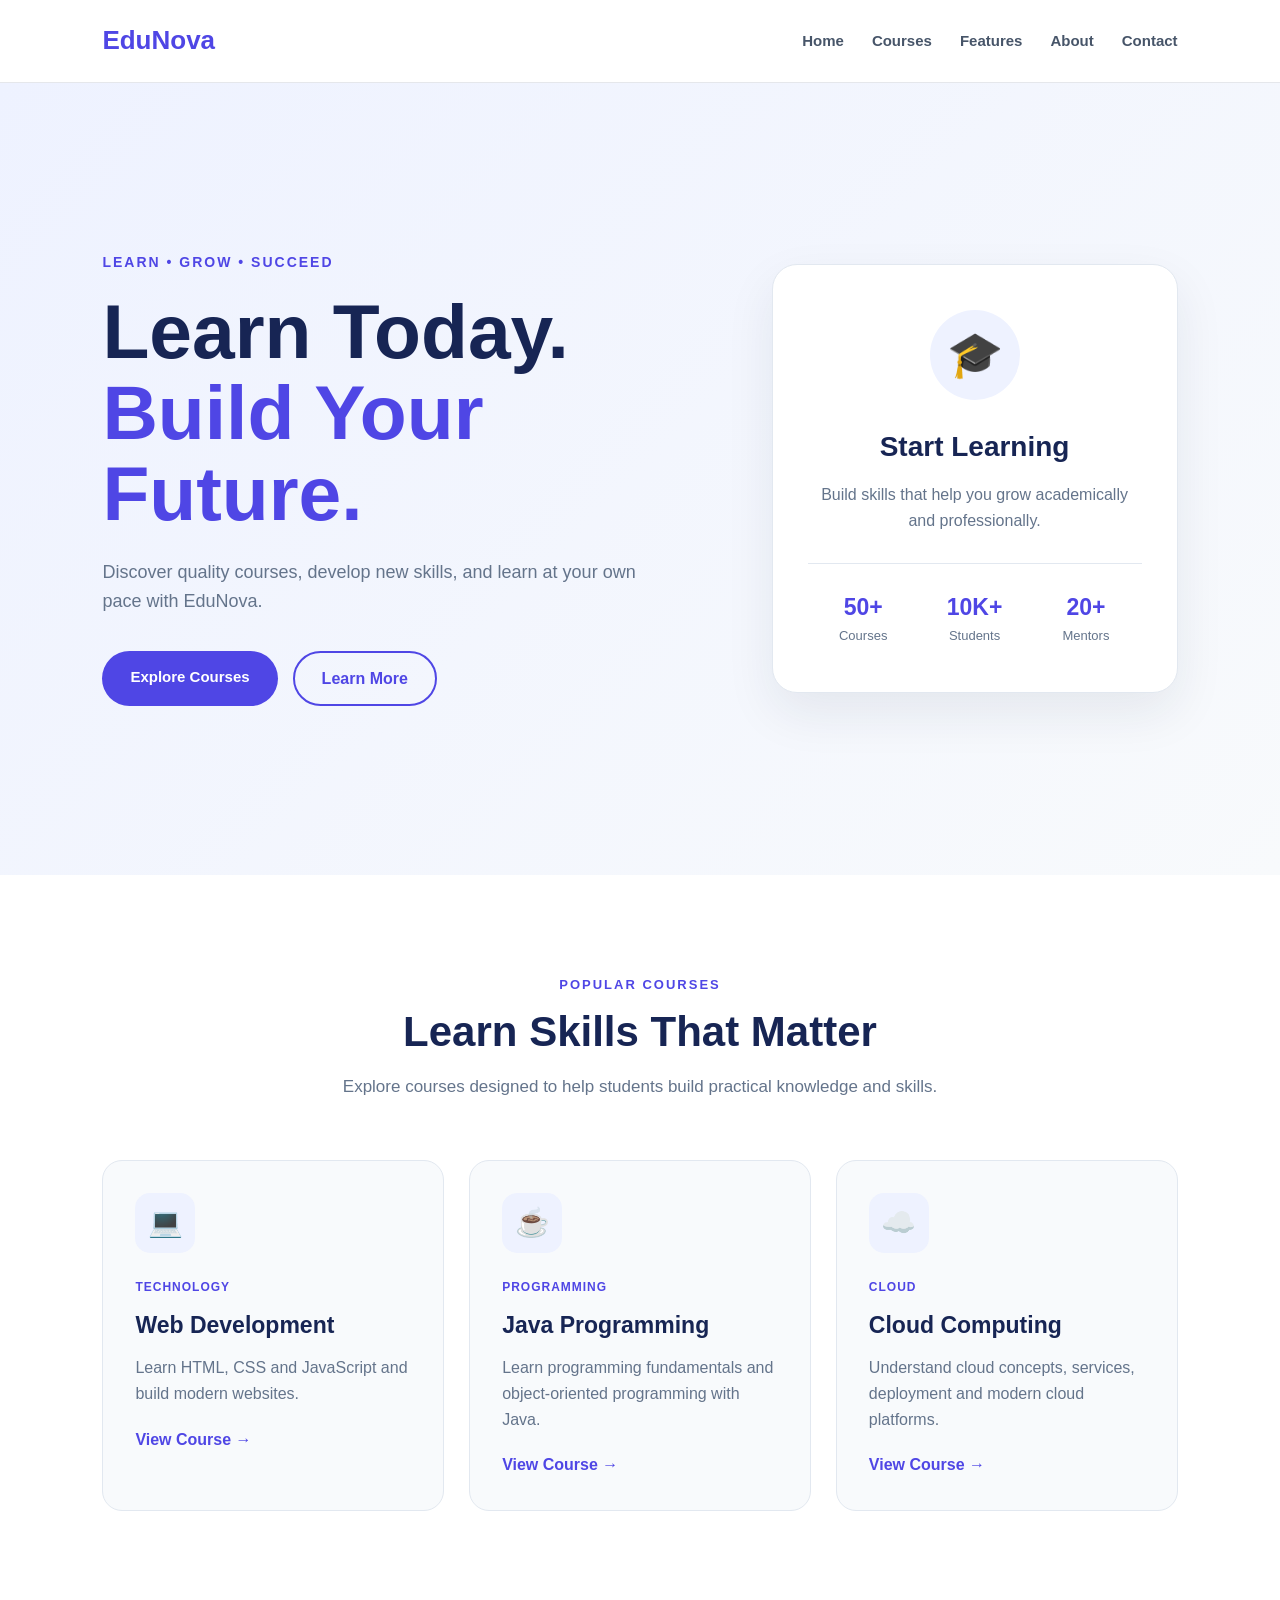
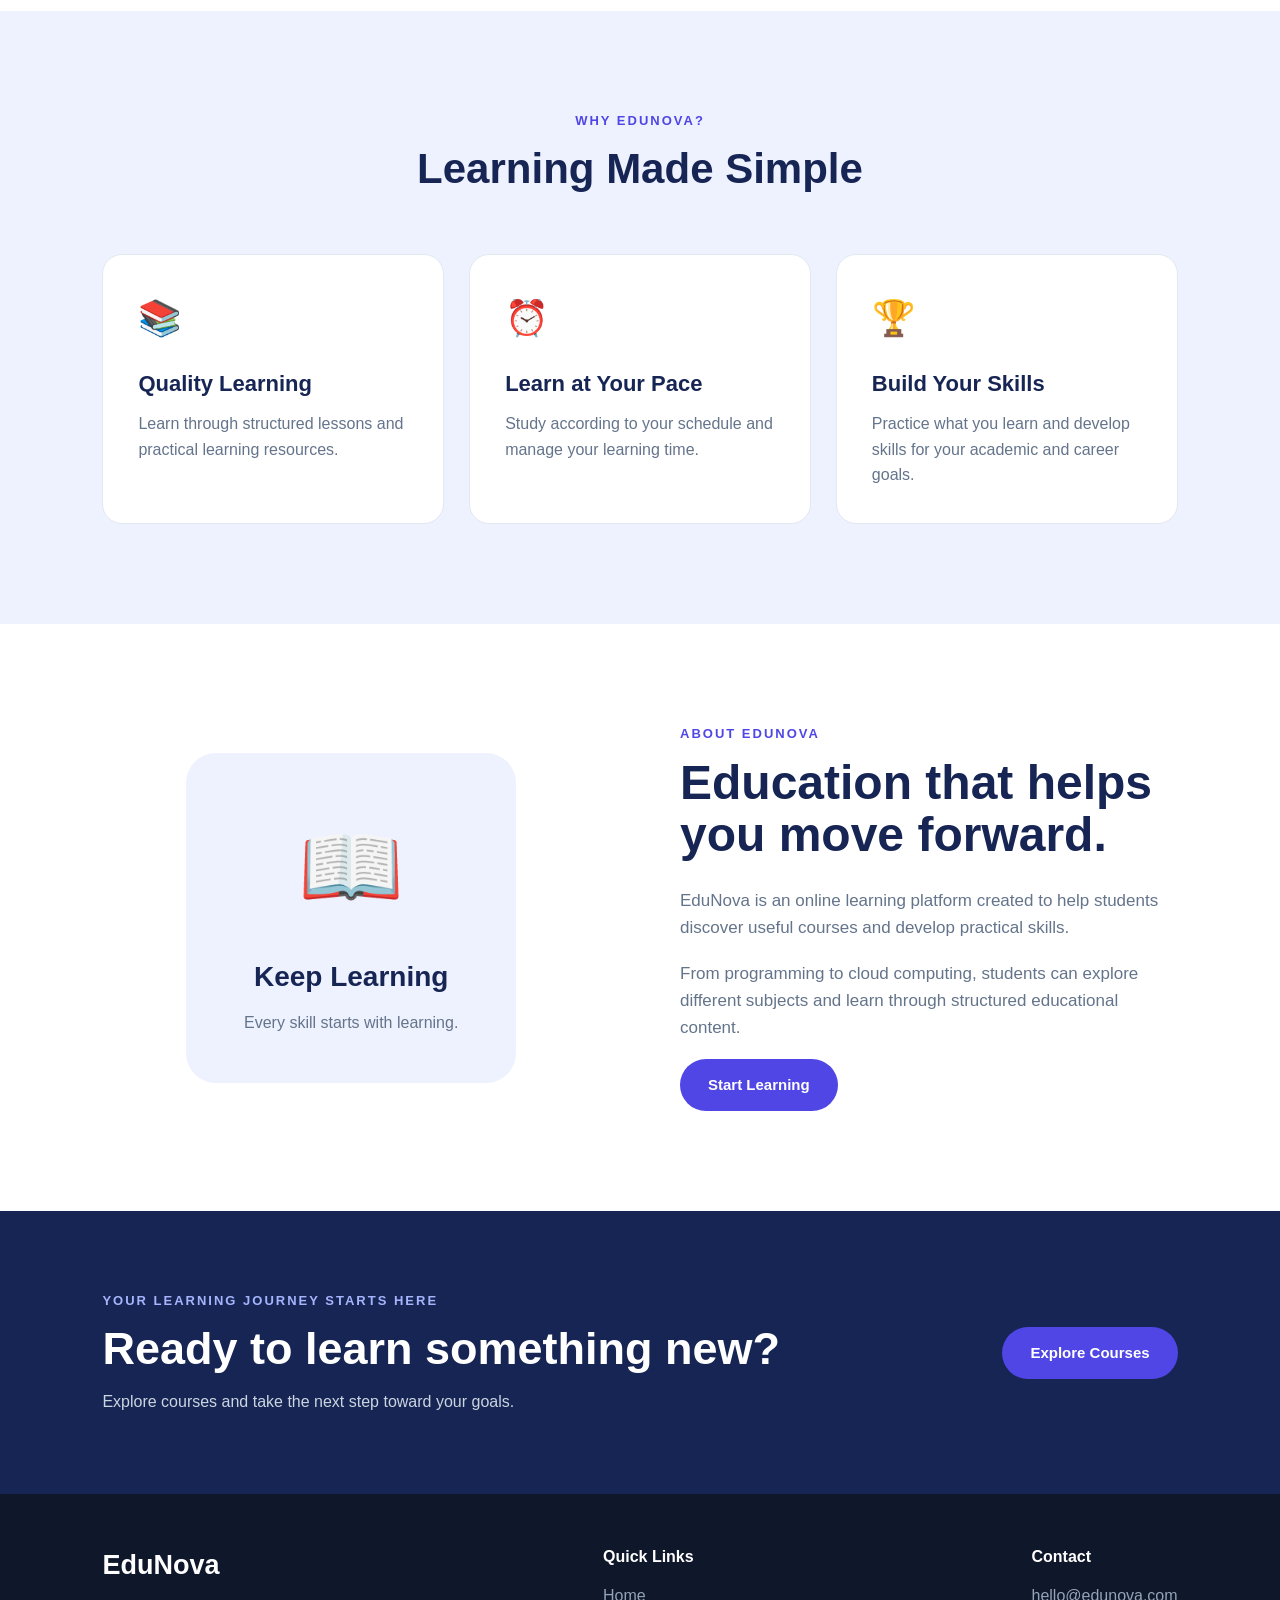
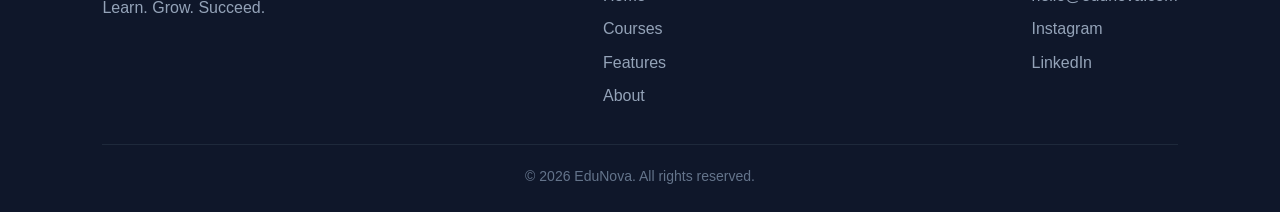
<file: WebDev-L1-LandingPage/index.html>
<!DOCTYPE html>
<html lang="en">
<head>
    <meta charset="UTF-8">
    <meta name="viewport" content="width=device-width, initial-scale=1.0">
    <title>EduNova | Learn. Grow. Succeed.</title>
    <link rel="stylesheet" href="style.css">
</head>

<body>

    <!-- Navigation -->
    <header class="navbar">
        <div class="logo">EduNova</div>

        <nav>
            <a href="#home">Home</a>
            <a href="#courses">Courses</a>
            <a href="#features">Features</a>
            <a href="#about">About</a>
            <a href="#contact">Contact</a>
        </nav>
    </header>


    <!-- Hero Section -->
    <section class="hero" id="home">

        <div class="hero-content">

            <p class="tagline">LEARN • GROW • SUCCEED</p>

            <h1>
                Learn Today.
                <span>Build Your Future.</span>
            </h1>

            <p class="hero-text">
                Discover quality courses, develop new skills,
                and learn at your own pace with EduNova.
            </p>

            <div class="hero-buttons">
                <a href="#courses" class="primary-button">
                    Explore Courses
                </a>

                <a href="#about" class="secondary-button">
                    Learn More
                </a>
            </div>

        </div>

        <div class="hero-card">

            <div class="education-icon">🎓</div>

            <h3>Start Learning</h3>

            <p>
                Build skills that help you grow academically
                and professionally.
            </p>

            <div class="stats">
                <div>
                    <strong>50+</strong>
                    <span>Courses</span>
                </div>

                <div>
                    <strong>10K+</strong>
                    <span>Students</span>
                </div>

                <div>
                    <strong>20+</strong>
                    <span>Mentors</span>
                </div>
            </div>

        </div>

    </section>


    <!-- Courses Section -->
    <section class="courses" id="courses">

        <div class="section-heading">

            <p class="section-label">POPULAR COURSES</p>

            <h2>Learn Skills That Matter</h2>

            <p>
                Explore courses designed to help students
                build practical knowledge and skills.
            </p>

        </div>


        <div class="course-grid">

            <div class="course-card">

                <div class="course-icon">💻</div>

                <span class="course-tag">TECHNOLOGY</span>

                <h3>Web Development</h3>

                <p>
                    Learn HTML, CSS and JavaScript and
                    build modern websites.
                </p>

                <a href="#">View Course →</a>

            </div>


            <div class="course-card">

                <div class="course-icon">☕</div>

                <span class="course-tag">PROGRAMMING</span>

                <h3>Java Programming</h3>

                <p>
                    Learn programming fundamentals and
                    object-oriented programming with Java.
                </p>

                <a href="#">View Course →</a>

            </div>


            <div class="course-card">

                <div class="course-icon">☁️</div>

                <span class="course-tag">CLOUD</span>

                <h3>Cloud Computing</h3>

                <p>
                    Understand cloud concepts, services,
                    deployment and modern cloud platforms.
                </p>

                <a href="#">View Course →</a>

            </div>

        </div>

    </section>


    <!-- Features Section -->
    <section class="features" id="features">

        <div class="section-heading">

            <p class="section-label">WHY EDUNOVA?</p>

            <h2>Learning Made Simple</h2>

        </div>


        <div class="feature-grid">

            <div class="feature-card">

                <div class="feature-icon">📚</div>

                <h3>Quality Learning</h3>

                <p>
                    Learn through structured lessons and
                    practical learning resources.
                </p>

            </div>


            <div class="feature-card">

                <div class="feature-icon">⏰</div>

                <h3>Learn at Your Pace</h3>

                <p>
                    Study according to your schedule and
                    manage your learning time.
                </p>

            </div>


            <div class="feature-card">

                <div class="feature-icon">🏆</div>

                <h3>Build Your Skills</h3>

                <p>
                    Practice what you learn and develop
                    skills for your academic and career goals.
                </p>

            </div>

        </div>

    </section>


    <!-- About Section -->
    <section class="about" id="about">

        <div class="about-visual">

            <div class="book-card">
                <div class="book-icon">📖</div>
                <h3>Keep Learning</h3>
                <p>Every skill starts with learning.</p>
            </div>

        </div>


        <div class="about-content">

            <p class="section-label">ABOUT EDUNOVA</p>

            <h2>
                Education that helps
                you move forward.
            </h2>

            <p>
                EduNova is an online learning platform created
                to help students discover useful courses and
                develop practical skills.
            </p>

            <p>
                From programming to cloud computing, students
                can explore different subjects and learn through
                structured educational content.
            </p>

            <a href="#courses" class="primary-button">
                Start Learning
            </a>

        </div>

    </section>


    <!-- CTA Section -->
    <section class="cta-section">

        <div>

            <p class="section-label">YOUR LEARNING JOURNEY STARTS HERE</p>

            <h2>Ready to learn something new?</h2>

            <p>
                Explore courses and take the next step
                toward your goals.
            </p>

        </div>

        <a href="#courses" class="cta-button">
            Explore Courses
        </a>

    </section>


    <!-- Footer -->
    <footer id="contact">

        <div class="footer-content">

            <div class="footer-brand">

                <h3>EduNova</h3>

                <p>
                    Learn. Grow. Succeed.
                </p>

            </div>


            <div class="footer-links">

                <h4>Quick Links</h4>

                <a href="#home">Home</a>
                <a href="#courses">Courses</a>
                <a href="#features">Features</a>
                <a href="#about">About</a>

            </div>


            <div class="footer-links">

                <h4>Contact</h4>

                <a href="mailto:hello@edunova.com">
                    hello@edunova.com
                </a>

                <a href="#">
                    Instagram
                </a>

                <a href="#">
                    LinkedIn
                </a>

            </div>

        </div>


        <div class="copyright">

            <p>
                © 2026 EduNova. All rights reserved.
            </p>

        </div>

    </footer>

</body>
</html>
</file>
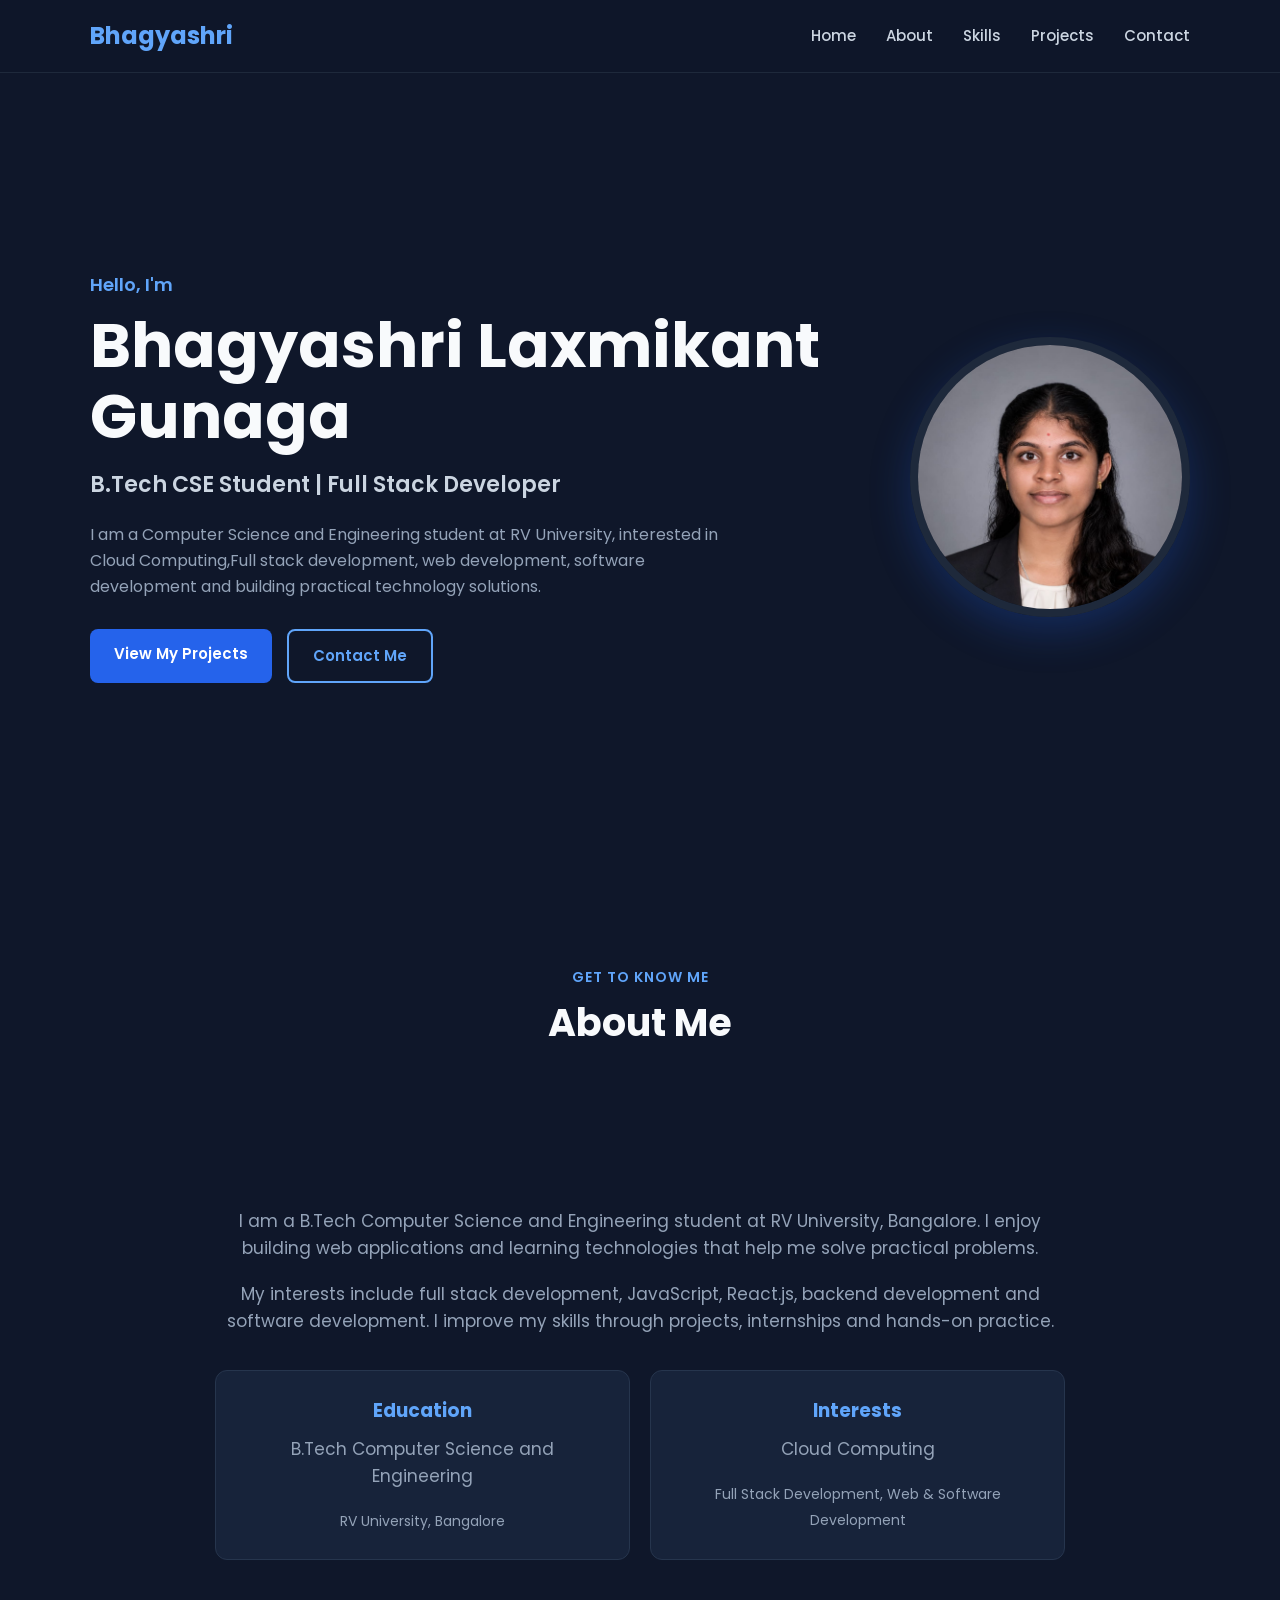
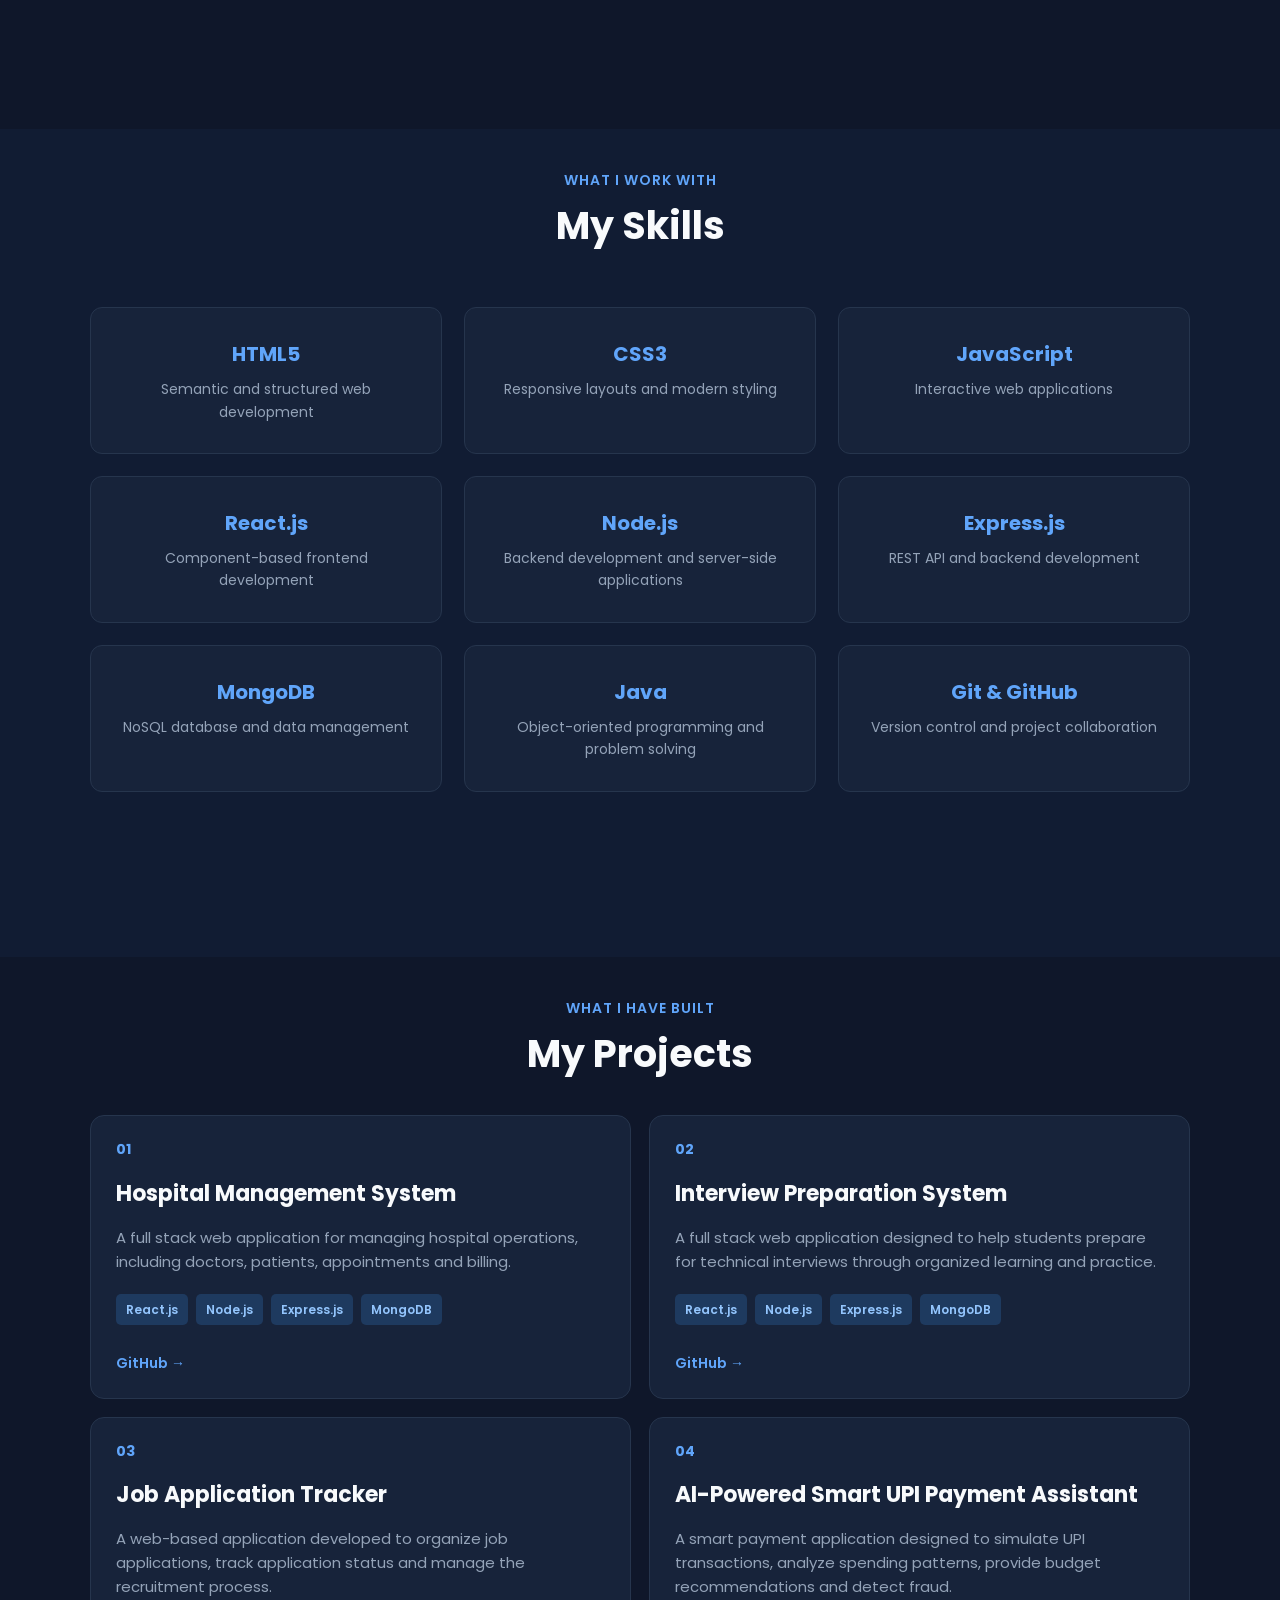
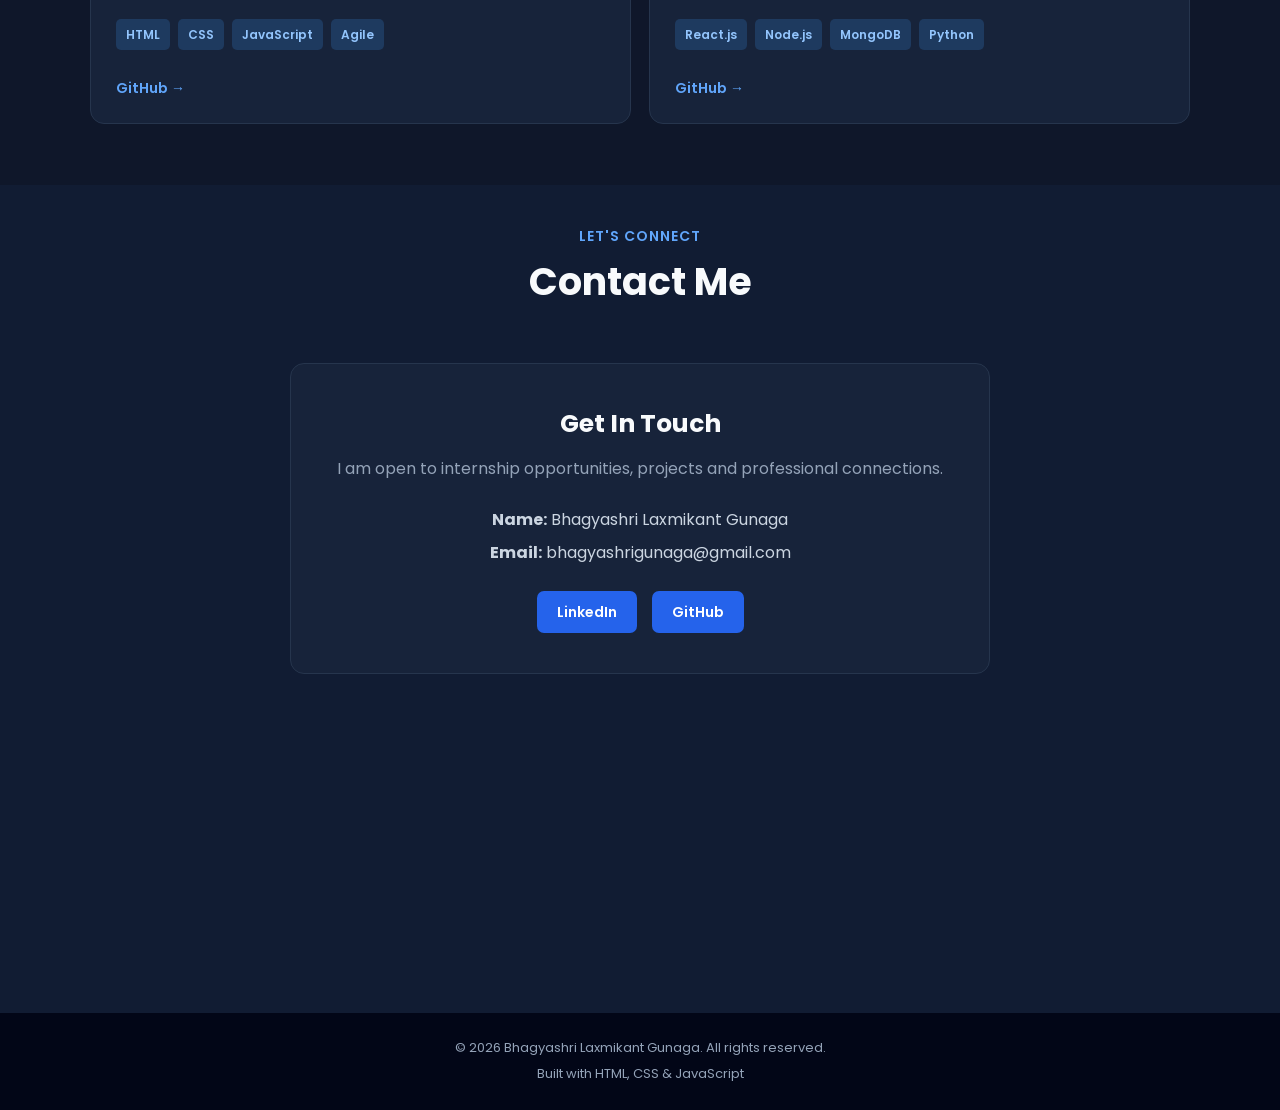
<file: WebDev-L1-PersonalPortfolio/index.html>
<!DOCTYPE html>
<html lang="en">
<head>
    <meta charset="UTF-8">
    <meta name="viewport" content="width=device-width, initial-scale=1.0">

    <title>Bhagyashri Laxmikant Gunaga | Portfolio</title>

    <link rel="preconnect" href="https://fonts.googleapis.com">
    <link rel="preconnect" href="https://fonts.gstatic.com" crossorigin>
    <link href="https://fonts.googleapis.com/css2?family=Poppins:wght@400;500;600;700&display=swap" rel="stylesheet">

    <link rel="stylesheet" href="style.css">
</head>

<body>

    <!-- Navigation -->
    <header class="header">
        <nav class="navbar">
            <a href="#home" class="logo">Bhagyashri</a>

            <ul class="nav-links">
                <li><a href="#home">Home</a></li>
                <li><a href="#about">About</a></li>
                <li><a href="#skills">Skills</a></li>
                <li><a href="#projects">Projects</a></li>
                <li><a href="#contact">Contact</a></li>
            </ul>
        </nav>
    </header>

    <main>

        <!-- Hero Section -->
        <section id="home" class="hero">
            <div class="hero-content">
                <p class="welcome-text">Hello, I'm</p>

                <h1>Bhagyashri Laxmikant Gunaga</h1>

                <h2>B.Tech CSE Student | Full Stack Developer</h2>

                <p>
                    I am a Computer Science and Engineering student at RV University,
                    interested in Cloud Computing,Full stack development, web development, software development and building
                    practical technology solutions.
                </p>

                <div class="hero-buttons">
                    <a href="#projects" class="btn primary-btn">View My Projects</a>
                    <a href="#contact" class="btn secondary-btn">Contact Me</a>
                </div>
            </div>

          <div class="hero-image">
    <img src="Bhagyashrilg.jpeg" alt="Bhagyashri Laxmikant Gunaga" class="profile-photo">
</div>
        </section>


        <!-- About Section -->
       <section id="about" class="section about">

    <div class="section-heading">
        <p>Get to know me</p>
        <h2>About Me</h2>
    </div>

    <div class="about-content">

        <p>
            I am a B.Tech Computer Science and Engineering student at
            RV University, Bangalore. I enjoy building web applications
            and learning technologies that help me solve practical problems.
        </p>

        <p>
            My interests include full stack development, JavaScript,
            React.js, backend development and software development.
            I improve my skills through projects, internships and hands-on practice.
        </p>

        <div class="about-info">

            <div class="about-info-card">
                <h3>Education</h3>
                <p>B.Tech Computer Science and Engineering</p>
                <span>RV University, Bangalore</span>
            </div>

            <div class="about-info-card">
    <h3>Interests</h3>
    <p>Cloud Computing</p>
    <span>Full Stack Development, Web & Software Development</span>
</div>
        </div>

    </div>

</section>

       <!-- Skills Section -->
<section id="skills" class="section skills">
    <div class="section-heading">
        <p>What I work with</p>
        <h2>My Skills</h2>
    </div>

    <div class="skills-grid">

        <div class="skill-card">
            <h3>HTML5</h3>
            <p>Semantic and structured web development</p>
        </div>

        <div class="skill-card">
            <h3>CSS3</h3>
            <p>Responsive layouts and modern styling</p>
        </div>

        <div class="skill-card">
            <h3>JavaScript</h3>
            <p>Interactive web applications</p>
        </div>

        <div class="skill-card">
            <h3>React.js</h3>
            <p>Component-based frontend development</p>
        </div>

        <div class="skill-card">
            <h3>Node.js</h3>
            <p>Backend development and server-side applications</p>
        </div>

        <div class="skill-card">
            <h3>Express.js</h3>
            <p>REST API and backend development</p>
        </div>

        <div class="skill-card">
            <h3>MongoDB</h3>
            <p>NoSQL database and data management</p>
        </div>

        <div class="skill-card">
            <h3>Java</h3>
            <p>Object-oriented programming and problem solving</p>
        </div>

        <div class="skill-card">
            <h3>Git & GitHub</h3>
            <p>Version control and project collaboration</p>
        </div>

    </div>
</section>

       <!-- Projects Section -->
<section id="projects" class="section projects">
    <div class="section-heading">
        <p>What I have built</p>
        <h2>My Projects</h2>
    </div>

    <div class="projects-grid">

        <!-- Project 1 -->
        <article class="project-card">
            <div class="project-number">01</div>

            <h3>Hospital Management System</h3>

            <p>
                A full stack web application for managing hospital operations,
                including doctors, patients, appointments and billing.
            </p>

            <div class="project-tech">
                <span>React.js</span>
                <span>Node.js</span>
                <span>Express.js</span>
                <span>MongoDB</span>
            </div>

            <a href="#" class="project-link">GitHub →</a>
        </article>


        <!-- Project 2 -->
        <article class="project-card">
            <div class="project-number">02</div>

            <h3>Interview Preparation System</h3>

            <p>
                A full stack web application designed to help students prepare
                for technical interviews through organized learning and practice.
            </p>

            <div class="project-tech">
                <span>React.js</span>
                <span>Node.js</span>
                <span>Express.js</span>
                <span>MongoDB</span>
            </div>

            <a href="#" class="project-link">GitHub →</a>
        </article>


        <!-- Project 3 -->
        <article class="project-card">
            <div class="project-number">03</div>

            <h3>Job Application Tracker</h3>

            <p>
                A web-based application developed to organize job applications,
                track application status and manage the recruitment process.
            </p>

            <div class="project-tech">
                <span>HTML</span>
                <span>CSS</span>
                <span>JavaScript</span>
                <span>Agile</span>
            </div>

            <a href="#" class="project-link">GitHub →</a>
        </article>


        <!-- Project 4 -->
        <article class="project-card">
            <div class="project-number">04</div>

            <h3>AI-Powered Smart UPI Payment Assistant</h3>

            <p>
                A smart payment application designed to simulate UPI transactions,
                analyze spending patterns, provide budget recommendations and detect fraud.
            </p>

            <div class="project-tech">
                <span>React.js</span>
                <span>Node.js</span>
                <span>MongoDB</span>
                <span>Python</span>
            </div>

            <a href="#" class="project-link">GitHub →</a>
        </article>

    </div>
</section>


        <!-- Contact Section -->
        <section id="contact" class="section contact">
            <div class="section-heading">
                <p>Let's connect</p>
                <h2>Contact Me</h2>
            </div>

            <div class="contact-content">

                <div class="contact-card">
                    <h3>Get In Touch</h3>

                    <p>
                        I am open to internship opportunities, projects and
                        professional connections.
                    </p>

                    <div class="contact-details">
                        <p><strong>Name:</strong> Bhagyashri Laxmikant Gunaga</p>
                        <p><strong>Email:</strong> bhagyashrigunaga@gmail.com</p>
                    </div>

                <div class="social-links">
    <a href="https://www.linkedin.com/in/bhagyashri-laxmikant-gunaga-41b927378" target="_blank" rel="noopener noreferrer">LinkedIn</a>
    <a href="https://github.com/bhagyashrigunaga-a11y" target="_blank" rel="noopener noreferrer">GitHub</a>
</div>
                </div>

            </div>
        </section>

    </main>


    <!-- Footer -->
    <footer class="footer">
        <p>© 2026 Bhagyashri Laxmikant Gunaga. All rights reserved.</p>
        <p>Built with HTML, CSS & JavaScript</p>
    </footer>


    <script src="script.js"></script>

</body>
</html>
</file>
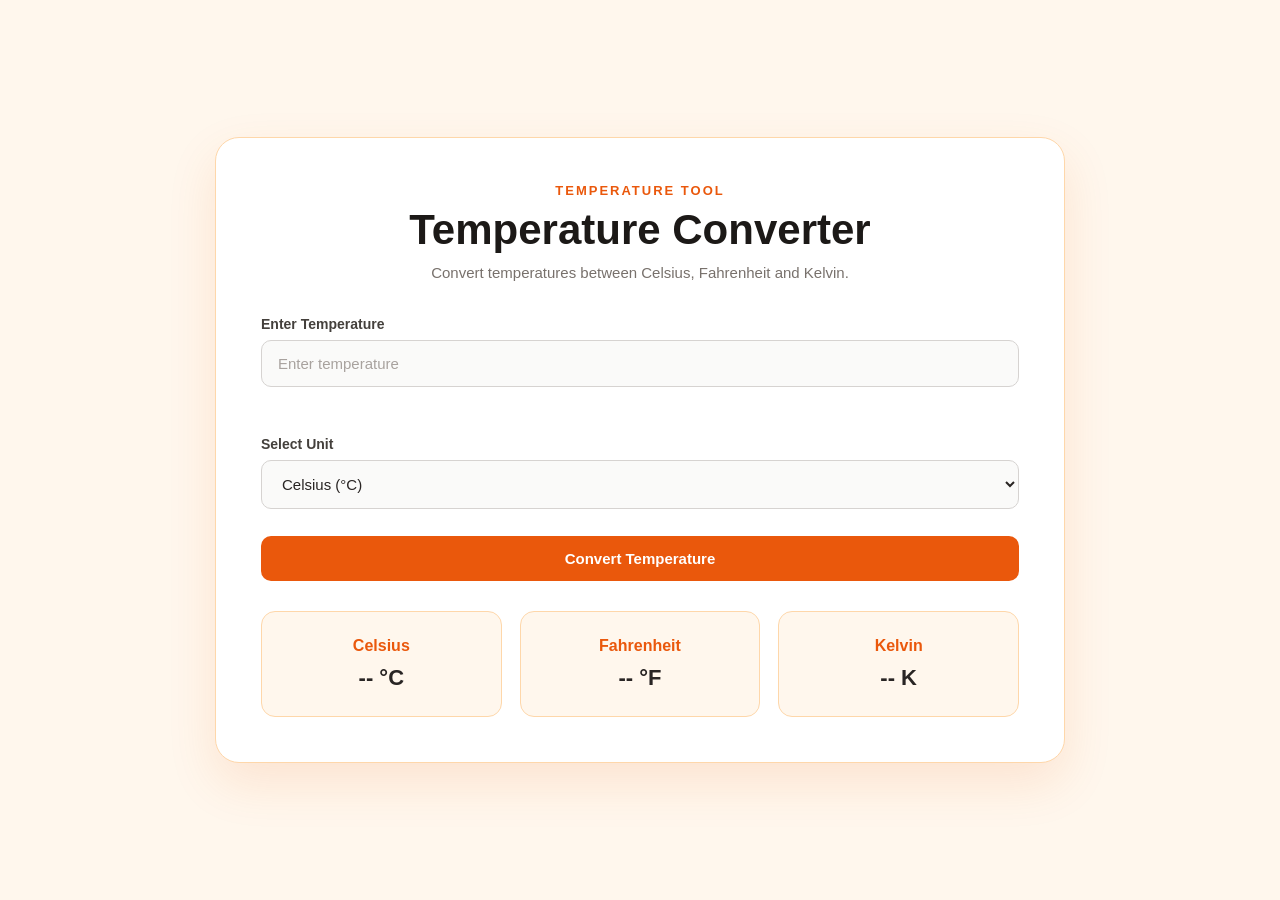
<file: WebDev-L1-TemperatureConverter/index.html>
<!DOCTYPE html>
<html lang="en">
<head>
    <meta charset="UTF-8">
    <meta name="viewport" content="width=device-width, initial-scale=1.0">
    <title>Temperature Converter</title>

    <link rel="stylesheet" href="style.css">
</head>

<body>

    <main class="converter-container">

        <div class="converter-card">

            <p class="subtitle">TEMPERATURE TOOL</p>

            <h1>Temperature Converter</h1>

            <p class="description">
                Convert temperatures between Celsius, Fahrenheit and Kelvin.
            </p>

            <div class="input-group">

                <label for="temperature">Enter Temperature</label>

                <input
                    type="number"
                    id="temperature"
                    placeholder="Enter temperature"
                    step="any"
                >

                <span id="error-message"></span>

            </div>

            <div class="input-group">

                <label for="unit">Select Unit</label>

                <select id="unit">
                    <option value="celsius">Celsius (°C)</option>
                    <option value="fahrenheit">Fahrenheit (°F)</option>
                    <option value="kelvin">Kelvin (K)</option>
                </select>

            </div>

            <button id="convert-btn">
                Convert Temperature
            </button>

            <div class="results">

                <div class="result-card">
                    <h3>Celsius</h3>
                    <p id="celsius-result">-- °C</p>
                </div>

                <div class="result-card">
                    <h3>Fahrenheit</h3>
                    <p id="fahrenheit-result">-- °F</p>
                </div>

                <div class="result-card">
                    <h3>Kelvin</h3>
                    <p id="kelvin-result">-- K</p>
                </div>

            </div>

        </div>

    </main>

    <script src="script.js"></script>

</body>
</html>
</file>
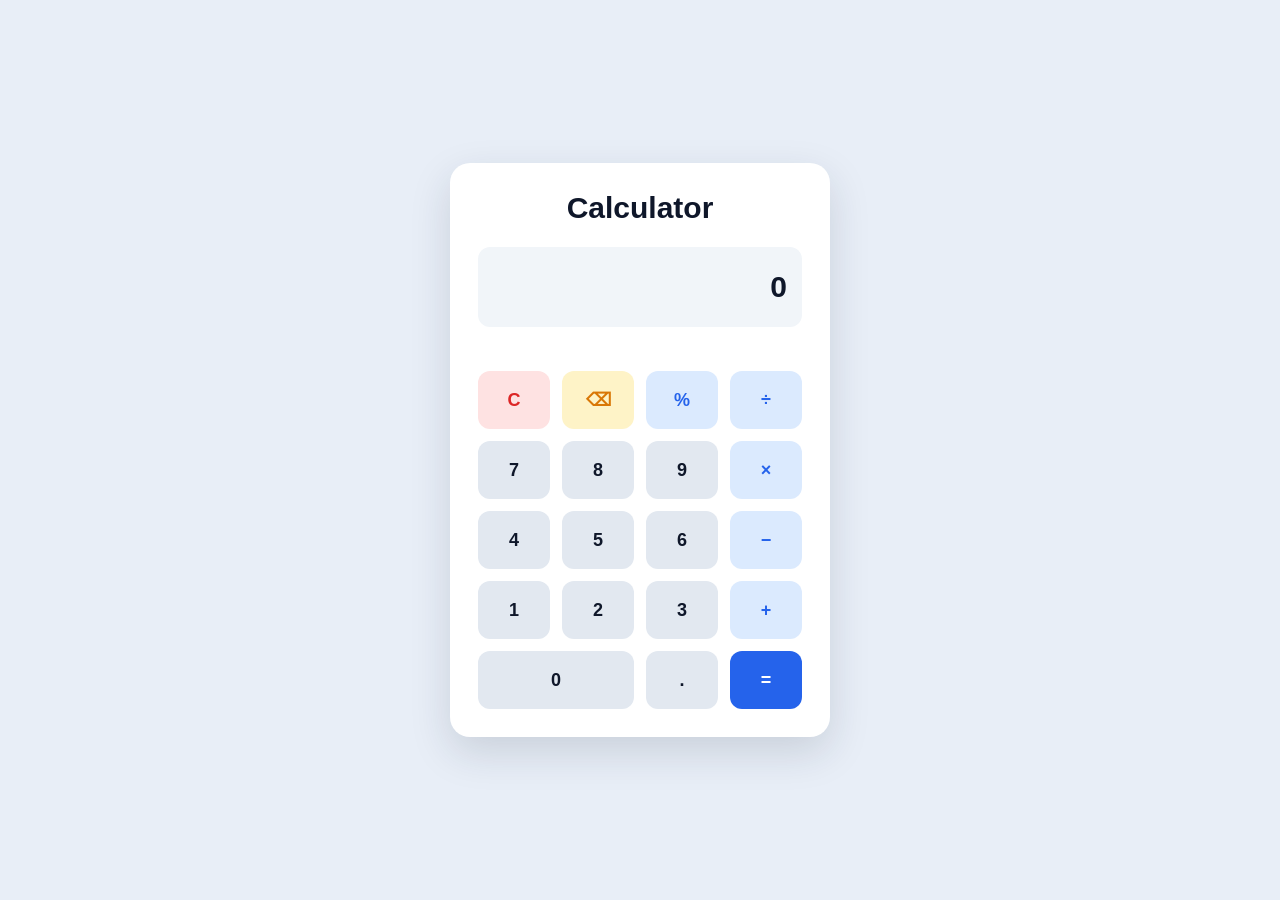
<file: WebDev-L2-Calculator/index.html>
<!DOCTYPE html>
<html lang="en">
<head>
    <meta charset="UTF-8">
    <meta name="viewport" content="width=device-width, initial-scale=1.0">
    <title>Calculator</title>
    <link rel="stylesheet" href="style.css">
</head>

<body>

    <main class="calculator-container">

        <div class="calculator">
            <div class="calculator-header">
                <h1>Calculator</h1>
            </div>

            <div class="display">
                <input type="text" id="display" value="0" readonly>
                <p id="error-message"></p>
            </div>

            <div class="buttons">

                <button class="clear" data-action="clear">C</button>
                <button class="delete" data-action="delete">⌫</button>
                <button class="operator" data-operator="%">%</button>
                <button class="operator" data-operator="/">÷</button>

                <button data-number="7">7</button>
                <button data-number="8">8</button>
                <button data-number="9">9</button>
                <button class="operator" data-operator="*">×</button>

                <button data-number="4">4</button>
                <button data-number="5">5</button>
                <button data-number="6">6</button>
                <button class="operator" data-operator="-">−</button>

                <button data-number="1">1</button>
                <button data-number="2">2</button>
                <button data-number="3">3</button>
                <button class="operator" data-operator="+">+</button>

                <button class="zero" data-number="0">0</button>
                <button data-number=".">.</button>
                <button class="equals" data-action="calculate">=</button>

            </div>
        </div>

    </main>

    <script src="script.js"></script>

</body>
</html>
</file>
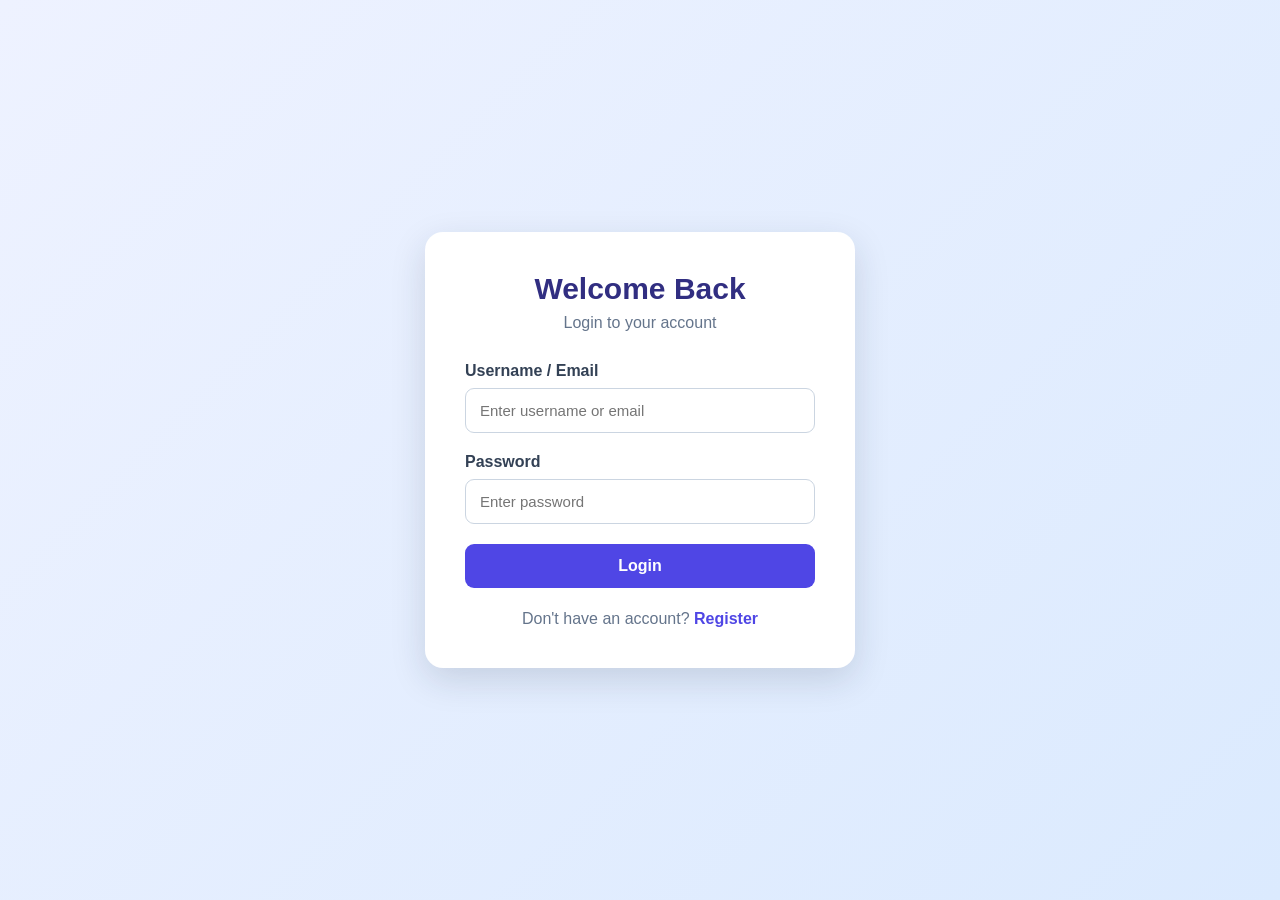
<file: WebDev-L2-LoginAuthentication/index.html>
<!DOCTYPE html>
<html lang="en">
<head>
    <meta charset="UTF-8">
    <meta name="viewport" content="width=device-width, initial-scale=1.0">
    <title>Login Authentication System</title>
    <link rel="stylesheet" href="style.css">
</head>

<body>

    <div class="auth-container">

        <div class="auth-card">

            <h1>Welcome Back</h1>
            <p class="subtitle">Login to your account</p>

            <div id="loginError" class="error-message"></div>
            <div id="loginSuccess" class="success-message"></div>

            <form id="loginForm">

                <div class="form-group">
                    <label for="loginEmail">Username / Email</label>
                    <input
                        type="text"
                        id="loginEmail"
                        placeholder="Enter username or email"
                        required
                    >
                </div>

                <div class="form-group">
                    <label for="loginPassword">Password</label>
                    <input
                        type="password"
                        id="loginPassword"
                        placeholder="Enter password"
                        required
                    >
                </div>

                <button type="submit" class="auth-btn">Login</button>

            </form>

            <p class="switch-page">
                Don't have an account?
                <a href="register.html">Register</a>
            </p>

        </div>

    </div>

    <script src="script.js"></script>

</body>
</html>
</file>
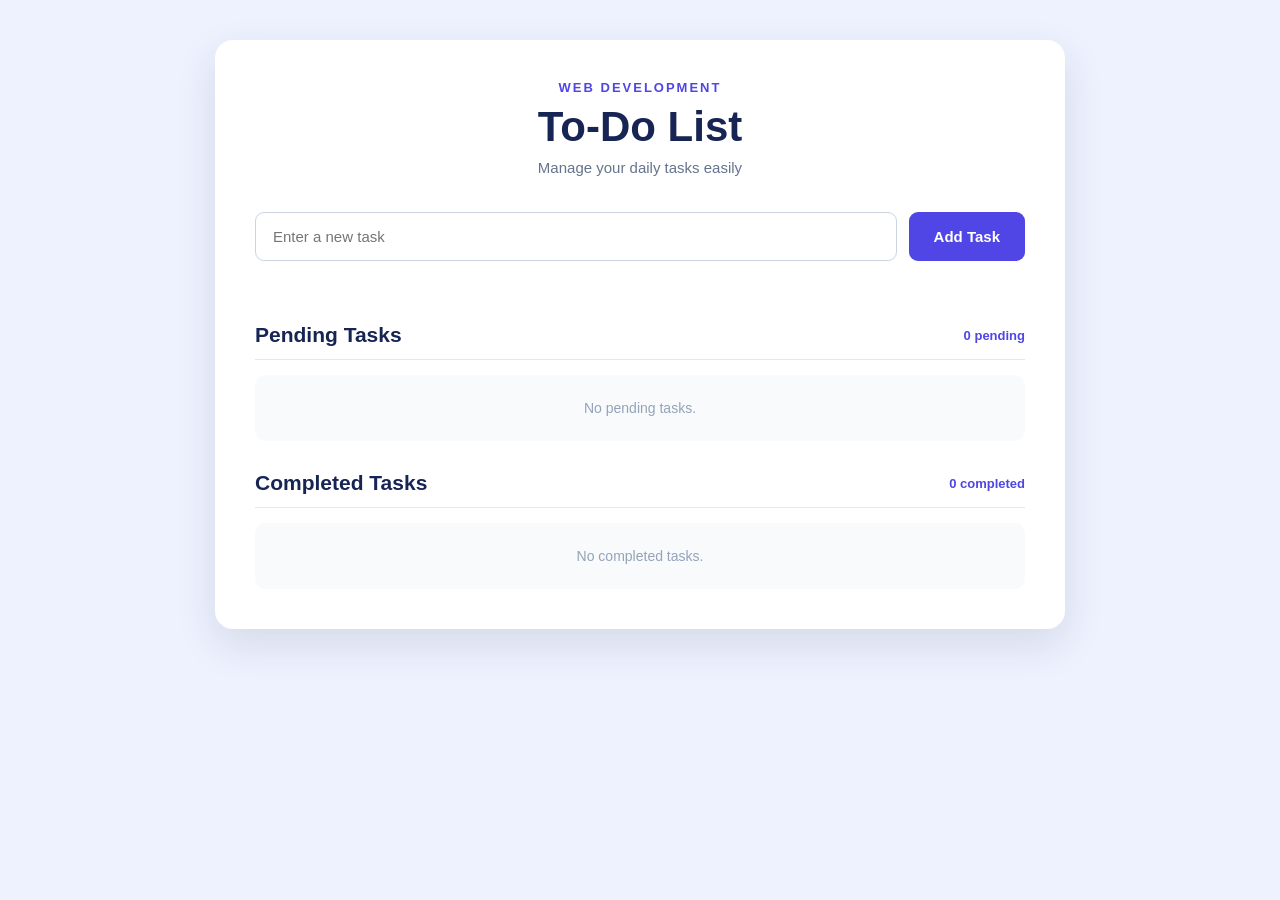
<file: WebDev-L2-ToDoApp/index.html>
<!DOCTYPE html>
<html lang="en">
<head>
    <meta charset="UTF-8">
    <meta name="viewport" content="width=device-width, initial-scale=1.0">
    <title>To-Do Web App</title>

    <link rel="stylesheet" href="style.css">
</head>

<body>

    <main class="todo-app">

        <div class="app-header">
            <p>WEB DEVELOPMENT</p>
            <h1>To-Do List</h1>
            <span>Manage your daily tasks easily</span>
        </div>

        <div class="task-input">
            <input
                type="text"
                id="taskInput"
                placeholder="Enter a new task"
                autocomplete="off"
            >
            <button id="addTaskBtn">Add Task</button>
        </div>

        <p id="errorMessage" class="error-message"></p>

        <section class="task-section">

            <div class="section-header">
                <h2>Pending Tasks</h2>
                <span id="pendingCount">0 pending</span>
            </div>

            <div id="pendingTasks" class="task-list">
                <p class="empty-message">No pending tasks.</p>
            </div>

        </section>

        <section class="task-section">

            <div class="section-header">
                <h2>Completed Tasks</h2>
                <span id="completedCount">0 completed</span>
            </div>

            <div id="completedTasks" class="task-list">
                <p class="empty-message">No completed tasks.</p>
            </div>

        </section>

    </main>

    <script src="script.js"></script>

</body>
</html>
</file>
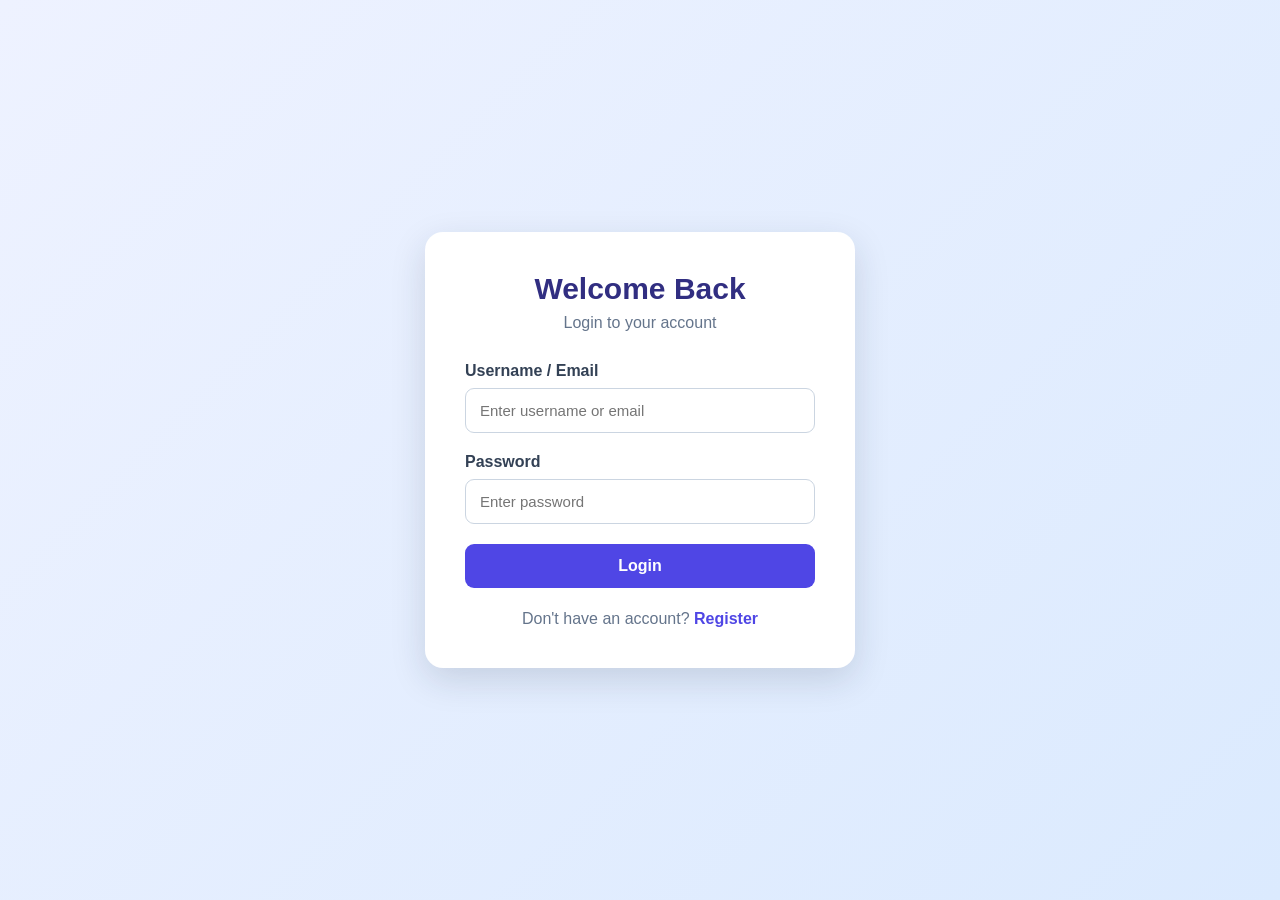
<file: WebDev-L2-LoginAuthentication/dashboard.html>
<!DOCTYPE html>
<html lang="en">
<head>
    <meta charset="UTF-8">
    <meta name="viewport" content="width=device-width, initial-scale=1.0">
    <title>Dashboard - Authentication System</title>
    <link rel="stylesheet" href="style.css">
</head>

<body>

    <div class="dashboard-container">

        <div class="dashboard-card">

            <h1>Welcome to Dashboard</h1>

            <p class="welcome-text">
                You have successfully logged in.
            </p>

            <div class="user-info">
                <p>Logged in as:</p>
                <h2 id="loggedInUser"></h2>
            </div>

            <p class="protected-message">
                This is a protected page. You can access this page only
                after successful authentication.
            </p>

            <button id="logoutBtn" class="logout-btn">
                Logout
            </button>

        </div>

    </div>

    <script src="script.js"></script>

</body>
</html>
</file>
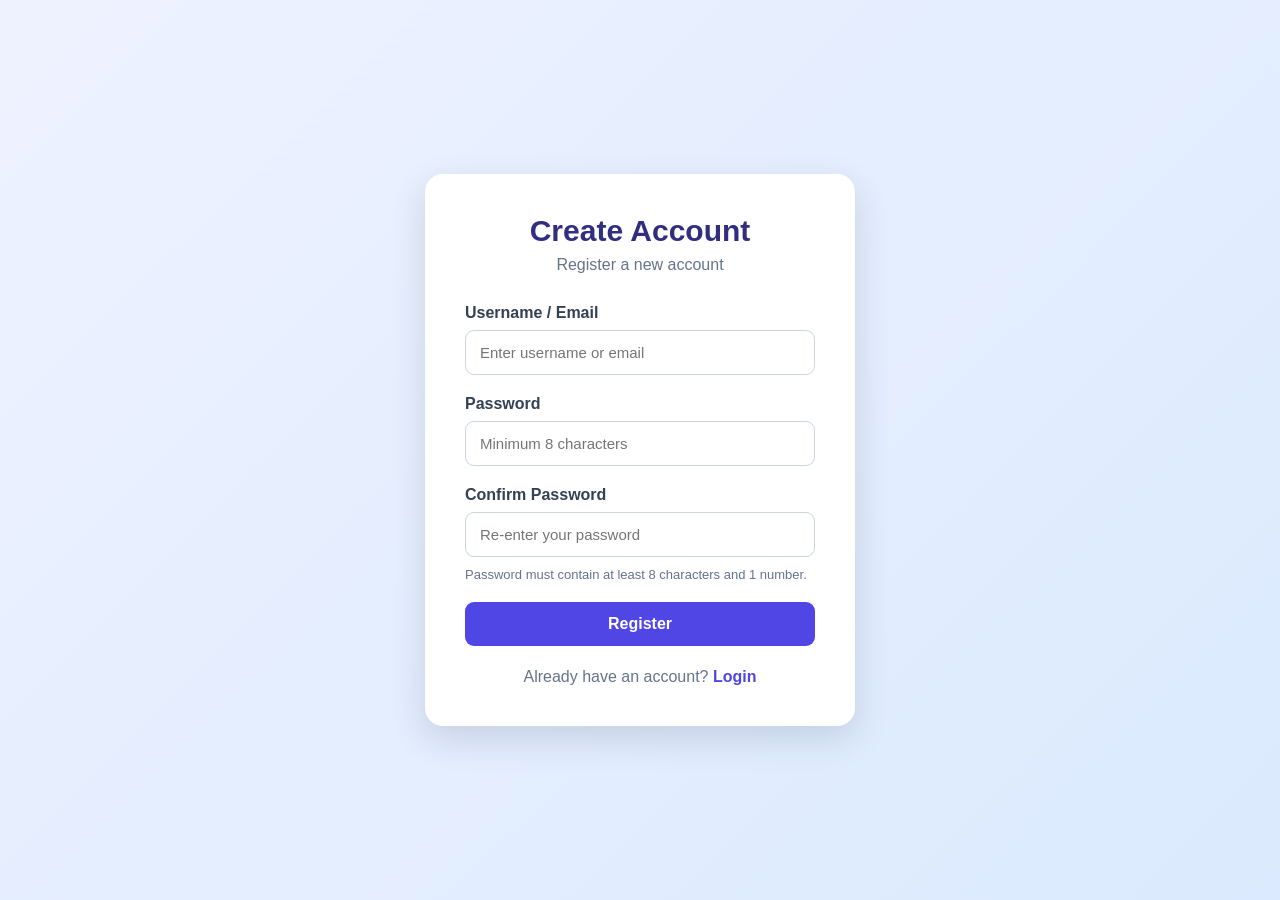
<file: WebDev-L2-LoginAuthentication/register.html>
<!DOCTYPE html>
<html lang="en">
<head>
    <meta charset="UTF-8">
    <meta name="viewport" content="width=device-width, initial-scale=1.0">
    <title>Register - Authentication System</title>
    <link rel="stylesheet" href="style.css">
</head>

<body>

    <div class="auth-container">

        <div class="auth-card">

            <h1>Create Account</h1>
            <p class="subtitle">Register a new account</p>

            <div id="registerError" class="error-message"></div>
            <div id="registerSuccess" class="success-message"></div>

            <form id="registerForm">

                <div class="form-group">
                    <label for="registerUsername">Username / Email</label>
                    <input
                        type="text"
                        id="registerUsername"
                        placeholder="Enter username or email"
                        required
                    >
                </div>

                <div class="form-group">
                    <label for="registerPassword">Password</label>
                    <input
                        type="password"
                        id="registerPassword"
                        placeholder="Minimum 8 characters"
                        required
                    >
                </div>

                <div class="form-group">
                    <label for="confirmPassword">Confirm Password</label>
                    <input
                        type="password"
                        id="confirmPassword"
                        placeholder="Re-enter your password"
                        required
                    >
                </div>

                <p class="password-hint">
                    Password must contain at least 8 characters and 1 number.
                </p>

                <button type="submit" class="auth-btn">
                    Register
                </button>

            </form>

            <p class="switch-page">
                Already have an account?
                <a href="index.html">Login</a>
            </p>

        </div>

    </div>

    <script src="script.js"></script>

</body>
</html>
</file>
<file: WebDev-L1-LandingPage/style.css>
* {
    margin: 0;
    padding: 0;
    box-sizing: border-box;
}

html {
    scroll-behavior: smooth;
}

body {
    font-family: Arial, sans-serif;
    background: #f7f9ff;
    color: #172554;
    line-height: 1.6;
}

a {
    text-decoration: none;
    color: inherit;
}


/* =========================
   NAVIGATION
========================= */

.navbar {
    position: sticky;
    top: 0;
    z-index: 1000;

    display: flex;
    justify-content: space-between;
    align-items: center;

    padding: 20px 8%;

    background: #ffffff;
    border-bottom: 1px solid #e5e7eb;
}

.logo {
    font-size: 26px;
    font-weight: 800;
    color: #4f46e5;
}

.navbar nav {
    display: flex;
    gap: 28px;
}

.navbar nav a {
    font-size: 15px;
    font-weight: 600;
    color: #475569;
}

.navbar nav a:hover {
    color: #4f46e5;
}


/* =========================
   HERO
========================= */

.hero {
    min-height: 88vh;

    display: grid;
    grid-template-columns: 1.2fr 0.8fr;
    align-items: center;

    gap: 60px;

    padding: 80px 8%;

    background: linear-gradient(
        135deg,
        #eef2ff,
        #f8fafc
    );
}

.hero-content {
    max-width: 650px;
}

.tagline {
    color: #4f46e5;
    font-size: 14px;
    font-weight: 700;
    letter-spacing: 2px;
    margin-bottom: 18px;
}

.hero h1 {
    font-size: clamp(48px, 6vw, 78px);
    line-height: 1.05;
    margin-bottom: 25px;
}

.hero h1 span {
    display: block;
    color: #4f46e5;
}

.hero-text {
    max-width: 560px;
    color: #64748b;
    font-size: 18px;
    margin-bottom: 35px;
}

.hero-buttons {
    display: flex;
    gap: 15px;
    flex-wrap: wrap;
}

.primary-button,
.cta-button {
    display: inline-block;

    padding: 14px 28px;

    border-radius: 30px;

    background: #4f46e5;
    color: #ffffff;

    font-size: 15px;
    font-weight: 700;

    transition: 0.3s;
}

.primary-button:hover,
.cta-button:hover {
    background: #3730a3;
    transform: translateY(-2px);
}

.secondary-button {
    display: inline-block;

    padding: 13px 27px;

    border: 2px solid #4f46e5;
    border-radius: 30px;

    color: #4f46e5;

    font-weight: 700;
}

.secondary-button:hover {
    background: #4f46e5;
    color: #ffffff;
}


/* =========================
   HERO CARD
========================= */

.hero-card {
    padding: 45px 35px;

    background: #ffffff;

    border: 1px solid #e2e8f0;
    border-radius: 25px;

    text-align: center;

    box-shadow: 0 20px 50px rgba(30, 41, 59, 0.08);
}

.education-icon {
    width: 90px;
    height: 90px;

    display: flex;
    justify-content: center;
    align-items: center;

    margin: 0 auto 25px;

    background: #eef2ff;

    border-radius: 50%;

    font-size: 45px;
}

.hero-card h3 {
    font-size: 28px;
    margin-bottom: 12px;
}

.hero-card > p {
    color: #64748b;
    margin-bottom: 30px;
}

.stats {
    display: grid;
    grid-template-columns: repeat(3, 1fr);

    border-top: 1px solid #e2e8f0;

    padding-top: 25px;
}

.stats div {
    display: flex;
    flex-direction: column;
}

.stats strong {
    font-size: 23px;
    color: #4f46e5;
}

.stats span {
    font-size: 13px;
    color: #64748b;
}


/* =========================
   COMMON SECTION
========================= */

.courses,
.features {
    padding: 100px 8%;
    background: #ffffff;
}

.section-heading {
    max-width: 650px;
    margin: 0 auto 60px;
    text-align: center;
}

.section-label {
    color: #4f46e5;
    font-size: 13px;
    font-weight: 800;
    letter-spacing: 2px;
    margin-bottom: 12px;
}

.section-heading h2 {
    font-size: 42px;
    line-height: 1.2;
    margin-bottom: 15px;
}

.section-heading > p:last-child {
    color: #64748b;
    font-size: 17px;
}


/* =========================
   COURSES
========================= */

.course-grid {
    display: grid;
    grid-template-columns: repeat(3, 1fr);
    gap: 25px;
}

.course-card {
    padding: 32px;

    border: 1px solid #e2e8f0;
    border-radius: 20px;

    background: #f8fafc;

    transition: 0.3s;
}

.course-card:hover {
    transform: translateY(-7px);
    border-color: #4f46e5;
}

.course-icon {
    width: 60px;
    height: 60px;

    display: flex;
    justify-content: center;
    align-items: center;

    background: #eef2ff;

    border-radius: 15px;

    font-size: 28px;

    margin-bottom: 20px;
}

.course-tag {
    color: #4f46e5;
    font-size: 12px;
    font-weight: 800;
    letter-spacing: 1px;
}

.course-card h3 {
    font-size: 23px;
    margin: 8px 0 12px;
}

.course-card p {
    color: #64748b;
    margin-bottom: 20px;
}

.course-card a {
    color: #4f46e5;
    font-weight: 700;
}


/* =========================
   FEATURES
========================= */

.features {
    background: #eef2ff;
}

.feature-grid {
    display: grid;
    grid-template-columns: repeat(3, 1fr);
    gap: 25px;
}

.feature-card {
    padding: 35px;

    background: #ffffff;

    border-radius: 20px;

    border: 1px solid #e2e8f0;
}

.feature-icon {
    font-size: 35px;
    margin-bottom: 20px;
}

.feature-card h3 {
    font-size: 22px;
    margin-bottom: 10px;
}

.feature-card p {
    color: #64748b;
}


/* =========================
   ABOUT
========================= */

.about {
    display: grid;
    grid-template-columns: 1fr 1fr;

    align-items: center;

    gap: 80px;

    padding: 100px 8%;

    background: #ffffff;
}

.about-visual {
    display: flex;
    justify-content: center;
}

.book-card {
    width: 330px;
    min-height: 330px;

    display: flex;
    flex-direction: column;
    justify-content: center;
    align-items: center;

    padding: 35px;

    background: #eef2ff;

    border-radius: 30px;

    text-align: center;
}

.book-icon {
    font-size: 85px;
    margin-bottom: 20px;
}

.book-card h3 {
    font-size: 28px;
    margin-bottom: 10px;
}

.book-card p {
    color: #64748b;
}

.about-content {
    max-width: 560px;
}

.about-content h2 {
    font-size: 48px;
    line-height: 1.1;
    margin-bottom: 25px;
}

.about-content p:not(.section-label) {
    color: #64748b;
    font-size: 17px;
    margin-bottom: 18px;
}


/* =========================
   CTA
========================= */

.cta-section {
    display: flex;
    justify-content: space-between;
    align-items: center;

    gap: 30px;

    padding: 80px 8%;

    background: #172554;
    color: #ffffff;
}

.cta-section h2 {
    font-size: 45px;
    line-height: 1.1;
    margin-bottom: 15px;
}

.cta-section p:last-child {
    color: #cbd5e1;
}

.cta-section .section-label {
    color: #a5b4fc;
}


/* =========================
   FOOTER
========================= */

footer {
    padding: 50px 8% 25px;

    background: #0f172a;

    color: #ffffff;
}

.footer-content {
    display: flex;
    justify-content: space-between;

    gap: 50px;

    padding-bottom: 35px;
}

.footer-brand h3 {
    font-size: 27px;
    margin-bottom: 8px;
}

.footer-brand p,
.footer-links a {
    color: #94a3b8;
}

.footer-links {
    display: flex;
    flex-direction: column;
    gap: 8px;
}

.footer-links h4 {
    margin-bottom: 5px;
}

.footer-links a:hover {
    color: #ffffff;
}

.copyright {
    padding-top: 20px;

    border-top: 1px solid #1e293b;

    text-align: center;

    color: #64748b;

    font-size: 14px;
}


/* =========================
   RESPONSIVE
========================= */

@media (max-width: 900px) {

    .hero {
        grid-template-columns: 1fr;
        text-align: center;
    }

    .hero-content {
        margin: auto;
    }

    .hero-text {
        margin-left: auto;
        margin-right: auto;
    }

    .hero-buttons {
        justify-content: center;
    }

    .course-grid,
    .feature-grid {
        grid-template-columns: 1fr;
    }

    .about {
        grid-template-columns: 1fr;
        text-align: center;
    }

    .about-content {
        margin: auto;
    }

    .cta-section {
        flex-direction: column;
        text-align: center;
    }
}


@media (max-width: 600px) {

    .navbar {
        padding: 16px 5%;
    }

    .navbar nav {
        gap: 12px;
    }

    .navbar nav a {
        font-size: 12px;
    }

    .logo {
        font-size: 21px;
    }

    .hero {
        padding: 65px 5%;
    }

    .hero h1 {
        font-size: 45px;
    }

    .courses,
    .features,
    .about {
        padding: 70px 5%;
    }

    .section-heading h2,
    .about-content h2 {
        font-size: 35px;
    }

    .cta-section {
        padding: 65px 5%;
    }

    .cta-section h2 {
        font-size: 35px;
    }

    .footer-content {
        flex-direction: column;
    }

    .stats {
        gap: 10px;
    }
}
</file>
<file: WebDev-L1-PersonalPortfolio/style.css>
* {
    margin: 0;
    padding: 0;
    box-sizing: border-box;
}

html {
    scroll-behavior: smooth;
}

body {
    font-family: "Poppins", sans-serif;
    background: #0f172a;
    color: #e2e8f0;
    line-height: 1.6;
}

a {
    text-decoration: none;
    color: inherit;
}

ul {
    list-style: none;
}


/* NAVIGATION */

.header {
    position: sticky;
    top: 0;
    z-index: 1000;
    background: rgba(15, 23, 42, 0.95);
    border-bottom: 1px solid #1e293b;
    backdrop-filter: blur(10px);
}

.navbar {
    max-width: 1150px;
    margin: auto;
    min-height: 72px;
    padding: 0 25px;

    display: flex;
    align-items: center;
    justify-content: space-between;
}

.logo {
    font-size: 24px;
    font-weight: 700;
    color: #60a5fa;
}

.nav-links {
    display: flex;
    align-items: center;
    gap: 30px;
}

.nav-links a {
    font-size: 15px;
    font-weight: 500;
    color: #cbd5e1;
    transition: 0.3s ease;
}

.nav-links a:hover {
    color: #60a5fa;
}


/* HERO SECTION */

.hero {
    max-width: 1150px;
    min-height: calc(100vh - 72px);
    margin: auto;
    padding: 40px 25px 60px;

    display: flex;
    align-items: center;
    justify-content: space-between;
    gap: 70px;
}
.about {
    min-height: calc(100vh - 72px);
    display: flex;
    flex-direction: column;
    justify-content: center;
}

.about-info {
    display: grid;
    grid-template-columns: repeat(2, 1fr);
    gap: 20px;
    margin-top: 35px;
}

.about-info-card {
    background: #17233a;
    border: 1px solid #26354d;
    border-radius: 12px;
    padding: 25px;
    text-align: center;
}

.about-info-card h3 {
    color: #60a5fa;
    margin-bottom: 10px;
}

.about-info-card p {
    color: #e2e8f0;
    font-size: 15px;
    margin-bottom: 5px;
}

.about-info-card span {
    color: #94a3b8;
    font-size: 14px;
}

@media (max-width: 600px) {
    .about-info {
        grid-template-columns: 1fr;
    }
}

.hero-content {
    flex: 1;
}

.welcome-text {
    color: #60a5fa;
    font-size: 18px;
    font-weight: 600;
    margin-bottom: 10px;
}

.hero h1 {
    font-size: clamp(38px, 5vw, 62px);
    line-height: 1.15;
    margin-bottom: 15px;
    color: #f8fafc;
}

.hero h2 {
    font-size: 22px;
    font-weight: 600;
    color: #cbd5e1;
    margin-bottom: 20px;
}

.hero-content > p:not(.welcome-text) {
    max-width: 650px;
    color: #94a3b8;
    font-size: 16px;
}

.hero-buttons {
    display: flex;
    gap: 15px;
    margin-top: 30px;
    flex-wrap: wrap;
}

.btn {
    display: inline-block;
    padding: 13px 24px;
    border-radius: 8px;
    font-size: 15px;
    font-weight: 600;
    transition: 0.3s ease;
}

.primary-btn {
    background: #2563eb;
    color: white;
}

.primary-btn:hover {
    background: #3b82f6;
    transform: translateY(-2px);
}

.secondary-btn {
    border: 2px solid #60a5fa;
    color: #60a5fa;
}

.secondary-btn:hover {
    background: #2563eb;
    color: white;
}


/* PROFILE PHOTO */

.hero-image {
    flex-shrink: 0;
}

.profile-photo {
    width: 280px;
    height: 280px;

    display: block;

    object-fit: cover;
    object-position: center top;

    border-radius: 50%;
    border: 8px solid #1e293b;

    box-shadow: 0 15px 40px rgba(37, 99, 235, 0.25);
}


/* COMMON SECTION STYLES */

.section {
    max-width: 1150px;
    margin: auto;
    padding: 65px 25px;
}

.section-heading {
    text-align: center;
    margin-bottom: 50px;
}

.section-heading p {
    color: #60a5fa;
    font-size: 14px;
    font-weight: 600;
    text-transform: uppercase;
    letter-spacing: 1px;
}

.section-heading h2 {
    font-size: 38px;
    color: #f8fafc;
    margin-top: 5px;
}


/* ABOUT */

.about-content {
    max-width: 850px;
    margin: auto;
    text-align: center;
}

.about-content p {
    color: #94a3b8;
    font-size: 17px;
    margin-bottom: 18px;
}


/* SKILLS */

.skills {
    background: #111c33;
    max-width: none;

    min-height: calc(100vh - 72px);

    padding-top: 40px;
    padding-bottom: 55px;

    padding-left: max(25px, calc((100% - 1100px) / 2));
    padding-right: max(25px, calc((100% - 1100px) / 2));
}

.skills-grid {
    display: grid;
    grid-template-columns: repeat(3, 1fr);
    gap: 22px;
}

.skill-card {
    background: #17233a;
    padding: 30px 25px;
    border-radius: 12px;
    border: 1px solid #26354d;
    text-align: center;
    transition: 0.3s ease;
}

.skill-card:hover {
    transform: translateY(-5px);
    border-color: #3b82f6;
    box-shadow: 0 10px 25px rgba(37, 99, 235, 0.15);
}

.skill-card h3 {
    color: #60a5fa;
    font-size: 20px;
    margin-bottom: 8px;
}

.skill-card p {
    color: #94a3b8;
    font-size: 14px;
}


/* PROJECTS */

.projects {
    min-height: calc(100vh - 72px);
    padding-top: 40px;
    padding-bottom: 40px;
}

.projects-grid {
    display: grid;
    grid-template-columns: repeat(2, 1fr);
    gap: 18px;
}

.project-card {
    position: relative;
    background: #17233a;
    padding: 22px 25px;
    border-radius: 14px;
    border: 1px solid #26354d;
    transition: 0.3s ease;
}

.projects .section-heading {
    margin-bottom: 30px;
}

.project-card:hover {
    transform: translateY(-5px);
    border-color: #3b82f6;
    box-shadow: 0 12px 30px rgba(37, 99, 235, 0.15);
}

.project-number {
    color: #60a5fa;
    font-size: 14px;
    font-weight: 700;
    margin-bottom: 15px;
}

.project-card h3 {
    font-size: 22px;
    color: #f8fafc;
    margin-bottom: 15px;
}

.project-card > p {
    color: #94a3b8;
    font-size: 15px;
    margin-bottom: 20px;
}

.project-tech {
    display: flex;
    gap: 8px;
    flex-wrap: wrap;
    margin-bottom: 25px;
}

.project-tech span {
    background: #1e3a5f;
    color: #93c5fd;
    padding: 6px 10px;
    border-radius: 5px;
    font-size: 12px;
    font-weight: 600;
}

.project-link {
    color: #60a5fa;
    font-size: 14px;
    font-weight: 600;
}

.project-link:hover {
    color: #93c5fd;
}


/* CONTACT */

.contact {
    background: #111c33;
    max-width: none;

    min-height: calc(100vh - 72px);

    padding-top: 40px;
    padding-bottom: 40px;

    padding-left: max(25px, calc((100% - 900px) / 2));
    padding-right: max(25px, calc((100% - 900px) / 2));

    scroll-margin-top: 72px;

}
.contact-content {
    max-width: 700px;
    margin: auto;
}

.contact-card {
    background: #17233a;
    padding: 40px;
    border-radius: 14px;
    border: 1px solid #26354d;
    text-align: center;
}

.contact-card h3 {
    font-size: 25px;
    color: #f8fafc;
    margin-bottom: 12px;
}

.contact-card > p {
    color: #94a3b8;
    margin-bottom: 25px;
}

.contact-details {
    margin-bottom: 25px;
}

.contact-details p {
    color: #cbd5e1;
    margin: 8px 0;
}

.social-links {
    display: flex;
    justify-content: center;
    gap: 15px;
}

.social-links a {
    padding: 10px 20px;
    border-radius: 7px;
    background: #2563eb;
    color: white;
    font-size: 14px;
    font-weight: 600;
    transition: 0.3s ease;
}

.social-links a:hover {
    background: #3b82f6;
}


/* FOOTER */

.footer {
    padding: 25px;
    text-align: center;
    background: #020617;
    color: #94a3b8;
    font-size: 13px;
}

.footer p:first-child {
    margin-bottom: 5px;
}


/* RESPONSIVE DESIGN */

@media (max-width: 850px) {

    .nav-links {
        gap: 16px;
    }

    .hero {
        flex-direction: column-reverse;
        text-align: center;
        padding-top: 60px;
    }

    .hero-buttons {
        justify-content: center;
    }

 .profile-photo {
    width: 280px;
    height: 280px;

    display: block;

    object-fit: cover;
    object-position: center top;

    border-radius: 50%;
    border: 8px solid #1e293b;

    box-shadow: 0 15px 40px rgba(37, 99, 235, 0.25);

    transform: translateY(-35px);
}

    .skills-grid {
        grid-template-columns: repeat(2, 1fr);
    }

    .projects-grid {
        grid-template-columns: 1fr;
    }
}


@media (max-width: 600px) {

    .navbar {
        min-height: auto;
        padding: 18px 20px;

        flex-direction: column;
        gap: 15px;
    }

    .nav-links {
        width: 100%;
        justify-content: center;
        flex-wrap: wrap;
        gap: 12px 18px;
    }

    .nav-links a {
        font-size: 13px;
    }

    .hero {
        min-height: auto;
        padding: 60px 20px 80px;
    }

    .hero h1 {
        font-size: 36px;
    }

    .hero h2 {
        font-size: 18px;
    }

    .section {
        padding: 75px 20px;
    }

    .section-heading {
        margin-bottom: 35px;
    }

    .section-heading h2 {
        font-size: 30px;
    }

      .skills {
        min-height: auto;
    }

    .skills-grid {
        grid-template-columns: 1fr;
    }

    .project-card {
        padding: 25px;
    }

    .contact-card {
        padding: 30px 20px;
    }

    .social-links {
        flex-direction: column;
    }

    .social-links a {
        width: 100%;
    }
}
</file>
<file: WebDev-L1-TemperatureConverter/style.css>
* {
    margin: 0;
    padding: 0;
    box-sizing: border-box;
}

body {
    min-height: 100vh;
    font-family: "Poppins", sans-serif;
    background: #fff7ed;
    color: #292524;
    display: flex;
    align-items: center;
    justify-content: center;
    padding: 30px;
}

.converter-container {
    width: 100%;
    max-width: 850px;
}

.converter-card {
    background: #ffffff;
    border: 1px solid #fed7aa;
    border-radius: 24px;
    padding: 45px;
    box-shadow: 0 20px 50px rgba(234, 88, 12, 0.12);
}

.subtitle {
    text-align: center;
    color: #ea580c;
    font-size: 13px;
    font-weight: 700;
    letter-spacing: 2px;
    margin-bottom: 8px;
}

h1 {
    text-align: center;
    color: #1c1917;
    font-size: 42px;
    margin-bottom: 10px;
}

.description {
    text-align: center;
    color: #78716c;
    font-size: 15px;
    margin-bottom: 35px;
}

.input-group {
    margin-bottom: 22px;
}

.input-group label {
    display: block;
    color: #44403c;
    font-size: 14px;
    font-weight: 600;
    margin-bottom: 8px;
}

input,
select {
    width: 100%;
    padding: 14px 16px;
    border: 1px solid #d6d3d1;
    border-radius: 10px;
    background: #fafaf9;
    color: #292524;
    font-family: inherit;
    font-size: 15px;
    outline: none;
    transition: 0.3s ease;
}

input:focus,
select:focus {
    border-color: #f97316;
    box-shadow: 0 0 0 3px rgba(249, 115, 22, 0.12);
}

input::placeholder {
    color: #a8a29e;
}

#error-message {
    display: block;
    min-height: 20px;
    margin-top: 7px;
    color: #dc2626;
    font-size: 13px;
}

#convert-btn {
    width: 100%;
    padding: 14px;
    margin-top: 5px;
    border: none;
    border-radius: 10px;
    background: #ea580c;
    color: #ffffff;
    font-family: inherit;
    font-size: 15px;
    font-weight: 600;
    cursor: pointer;
    transition: 0.3s ease;
}

#convert-btn:hover {
    background: #c2410c;

    transform: translateY(-2px);
}

.results {
    display: grid;
    grid-template-columns: repeat(3, 1fr);
    gap: 18px;
    margin-top: 30px;
}
.result-card {
    background: #fff7ed;
    border: 1px solid #fed7aa;
    border-radius: 14px;
    padding: 25px 15px;
    text-align: center;
    transition: 0.3s ease;
}

.result-card:hover {
    transform: translateY(-3px);
    border-color: #fb923c;
    box-shadow: 0 8px 20px rgba(234, 88, 12, 0.10);
}

.result-card h3 {
    color: #ea580c;
    font-size: 16px;
    margin-bottom: 10px;
}

.result-card p {
    color: #292524;
    font-size: 22px;
    font-weight: 700;
}

@media (max-width: 650px) {
    body {
        padding: 20px;
    }
    .converter-card {
        padding: 30px 20px;
    }
    h1 {
        font-size: 32px;
    }
    .results {
        grid-template-columns: 1fr;
    }
    .result-card {
        padding: 20px;
    }
}
</file>
<file: WebDev-L2-Calculator/style.css>
* {
    margin: 0;
    padding: 0;
    box-sizing: border-box;
}

body {
    font-family: Arial, sans-serif;
    background: #e8eef7;
    color: #1e293b;
    min-height: 100vh;
}

.calculator-container {
    min-height: 100vh;
    display: flex;
    justify-content: center;
    align-items: center;
    padding: 30px 20px;
}

.calculator {
    width: 380px;
    background: #ffffff;
    padding: 28px;
    border-radius: 20px;
    box-shadow: 0 15px 40px rgba(30, 41, 59, 0.15);
}

.calculator-header {
    text-align: center;
    margin-bottom: 22px;
}

.calculator-header h1 {
    font-size: 30px;
    color: #0f172a;
}

.display {
    margin-bottom: 18px;
}

#display {
    width: 100%;
    height: 80px;
    border: none;
    border-radius: 12px;
    background: #f1f5f9;
    color: #0f172a;
    font-size: 30px;
    font-weight: 600;
    text-align: right;
    padding: 15px;
    outline: none;
}

#error-message {
    min-height: 20px;
    margin-top: 6px;
    color: #dc2626;
    font-size: 13px;
    text-align: right;
}

.buttons {
    display: grid;
    grid-template-columns: repeat(4, 1fr);
    gap: 12px;
}

button {
    height: 58px;
    border: none;
    border-radius: 12px;
    background: #e2e8f0;
    color: #0f172a;
    font-size: 18px;
    font-weight: 600;
    cursor: pointer;
    transition: 0.2s ease;
}

button:hover {
    background: #cbd5e1;
    transform: translateY(-2px);
}

button:active {
    transform: scale(0.96);
}

.operator {
    background: #dbeafe;
    color: #2563eb;
}

.operator:hover {
    background: #bfdbfe;
}

.clear {
    background: #fee2e2;
    color: #dc2626;
}

.clear:hover {
    background: #fecaca;
}

.delete {
    background: #fef3c7;
    color: #d97706;
}

.delete:hover {
    background: #fde68a;
}

.equals {
    background: #2563eb;
    color: #ffffff;
}

.equals:hover {
    background: #1d4ed8;
}

.zero {
    grid-column: span 2;
}

@media (max-width: 500px) {
    .calculator-container {
        padding: 20px 15px;
    }

    .calculator {
        width: 100%;
        padding: 22px;
    }

    .calculator-header h1 {
        font-size: 26px;
    }

    #display {
        height: 70px;
        font-size: 25px;
    }

    button {
        height: 54px;
    }
}
</file>
<file: WebDev-L2-LoginAuthentication/style.css>
* {
    margin: 0;
    padding: 0;
    box-sizing: border-box;
}

body {
    font-family: Arial, sans-serif;
    min-height: 100vh;
    background: linear-gradient(135deg, #eef2ff, #dbeafe);
    color: #1e293b;
}

/* Login and Register Pages */

.auth-container {
    min-height: 100vh;
    display: flex;
    justify-content: center;
    align-items: center;
    padding: 20px;
}

.auth-card {
    width: 100%;
    max-width: 430px;
    background: white;
    padding: 40px;
    border-radius: 18px;
    box-shadow: 0 12px 35px rgba(30, 41, 59, 0.15);
}

.auth-card h1 {
    text-align: center;
    color: #312e81;
    margin-bottom: 8px;
    font-size: 30px;
}

.subtitle {
    text-align: center;
    color: #64748b;
    margin-bottom: 30px;
}

.form-group {
    margin-bottom: 20px;
}

.form-group label {
    display: block;
    font-weight: 600;
    margin-bottom: 8px;
    color: #334155;
}

.form-group input {
    width: 100%;
    padding: 13px 14px;
    border: 1px solid #cbd5e1;
    border-radius: 9px;
    font-size: 15px;
    outline: none;
    transition: 0.3s;
}

.form-group input:focus {
    border-color: #4f46e5;
    box-shadow: 0 0 0 3px rgba(79, 70, 229, 0.1);
}

.auth-btn {
    width: 100%;
    padding: 13px;
    border: none;
    border-radius: 9px;
    background: #4f46e5;
    color: white;
    font-size: 16px;
    font-weight: 600;
    cursor: pointer;
    transition: 0.3s;
}

.auth-btn:hover {
    background: #3730a3;
}

.switch-page {
    text-align: center;
    margin-top: 22px;
    color: #64748b;
}

.switch-page a {
    color: #4f46e5;
    text-decoration: none;
    font-weight: 600;
}

.switch-page a:hover {
    text-decoration: underline;
}

.password-hint {
    font-size: 13px;
    color: #64748b;
    margin-top: -10px;
    margin-bottom: 20px;
}

/* Messages */

.error-message {
    display: none;
    background: #fee2e2;
    color: #b91c1c;
    padding: 11px;
    border-radius: 8px;
    margin-bottom: 18px;
    font-size: 14px;
}

.success-message {
    display: none;
    background: #dcfce7;
    color: #15803d;
    padding: 11px;
    border-radius: 8px;
    margin-bottom: 18px;
    font-size: 14px;
}

/* Dashboard */

.dashboard-container {
    min-height: 100vh;
    display: flex;
    justify-content: center;
    align-items: center;
    padding: 20px;
}

.dashboard-card {
    width: 100%;
    max-width: 650px;
    background: white;
    padding: 45px;
    border-radius: 20px;
    text-align: center;
    box-shadow: 0 12px 35px rgba(30, 41, 59, 0.15);
}

.dashboard-card h1 {
    color: #312e81;
    margin-bottom: 12px;
}

.welcome-text {
    color: #64748b;
    margin-bottom: 30px;
}

.user-info {
    background: #eef2ff;
    padding: 20px;
    border-radius: 12px;
    margin-bottom: 25px;
}

.user-info p {
    color: #64748b;
    margin-bottom: 8px;
}

.user-info h2 {
    color: #4338ca;
    word-break: break-word;
}

.protected-message {
    color: #475569;
    line-height: 1.6;
    margin-bottom: 30px;
}

.logout-btn {
    padding: 13px 35px;
    border: none;
    border-radius: 9px;
    background: #dc2626;
    color: white;
    font-size: 16px;
    font-weight: 600;
    cursor: pointer;
    transition: 0.3s;
}

.logout-btn:hover {
    background: #b91c1c;
}

/* Responsive Design */

@media (max-width: 500px) {

    .auth-card {
        padding: 28px 22px;
    }

    .auth-card h1 {
        font-size: 25px;
    }

    .dashboard-card {
        padding: 30px 22px;
    }

    .dashboard-card h1 {
        font-size: 25px;
    }
}
</file>
<file: WebDev-L2-ToDoApp/style.css>
* {
    margin: 0;
    padding: 0;
    box-sizing: border-box;
}

body {
    font-family: "Poppins", sans-serif;
    background: #eef2ff;
    color: #1e293b;
    min-height: 100vh;
    padding: 40px 20px;
}

.todo-app {
    width: 100%;
    max-width: 850px;
    margin: auto;
    background: #ffffff;
    padding: 40px;
    border-radius: 18px;
    box-shadow: 0 15px 40px rgba(30, 41, 59, 0.12);
}


/* HEADER */

.app-header {
    text-align: center;
    margin-bottom: 35px;
}

.app-header p {
    color: #4f46e5;
    font-size: 13px;
    font-weight: 700;
    letter-spacing: 2px;
    margin-bottom: 8px;
}

.app-header h1 {
    font-size: 42px;
    color: #172554;
    margin-bottom: 8px;
}

.app-header span {
    color: #64748b;
    font-size: 15px;
}


/* INPUT */

.task-input {
    display: flex;
    gap: 12px;
    margin-bottom: 8px;
}

.task-input input {
    flex: 1;
    padding: 15px 17px;
    border: 1px solid #cbd5e1;
    border-radius: 9px;
    outline: none;
    font-size: 15px;
    color: #1e293b;
}

.task-input input:focus {
    border-color: #4f46e5;
}

.task-input button {
    padding: 15px 25px;
    border: none;
    border-radius: 9px;
    background: #4f46e5;
    color: white;
    font-size: 15px;
    font-weight: 600;
    cursor: pointer;
    transition: 0.3s ease;
}

.task-input button:hover {
    background: #4338ca;
    transform: translateY(-2px);
}


/* ERROR */

.error-message {
    min-height: 24px;
    color: #dc2626;
    font-size: 13px;
    margin-bottom: 20px;
}


/* TASK SECTIONS */

.task-section {
    margin-top: 30px;
}

.section-header {
    display: flex;
    justify-content: space-between;
    align-items: center;
    margin-bottom: 15px;
    padding-bottom: 12px;
    border-bottom: 1px solid #e2e8f0;
}

.section-header h2 {
    font-size: 21px;
    color: #172554;
}

.section-header span {
    color: #4f46e5;
    font-size: 13px;
    font-weight: 600;
}


/* TASK LIST */

.task-list {
    display: flex;
    flex-direction: column;
    gap: 12px;
}

.task-item {
    display: flex;
    align-items: center;
    justify-content: space-between;
    gap: 15px;
    padding: 17px;
    background: #f8fafc;
    border: 1px solid #e2e8f0;
    border-radius: 10px;
}

.task-info {
    flex: 1;
}

.task-text {
    color: #1e293b;
    font-size: 15px;
    font-weight: 500;
}

.task-time {
    display: block;
    margin-top: 4px;
    color: #94a3b8;
    font-size: 12px;
}


/* BUTTONS */

.task-actions {
    display: flex;
    gap: 7px;
    flex-wrap: wrap;
}

.task-actions button {
    border: none;
    border-radius: 7px;
    padding: 8px 11px;
    font-size: 12px;
    font-weight: 600;
    cursor: pointer;
}

.complete-btn {
    background: #dcfce7;
    color: #15803d;
}

.edit-btn {
    background: #e0e7ff;
    color: #4338ca;
}

.delete-btn {
    background: #fee2e2;
    color: #dc2626;
}

.task-actions button:hover {
    opacity: 0.8;
}


/* COMPLETED */

.completed .task-text {
    text-decoration: line-through;
    color: #94a3b8;
}


/* EMPTY MESSAGE */

.empty-message {
    padding: 25px;
    text-align: center;
    color: #94a3b8;
    background: #f8fafc;
    border-radius: 10px;
    font-size: 14px;
}


/* RESPONSIVE */

@media (max-width: 600px) {

    body {
        padding: 20px 12px;
    }

    .todo-app {
        padding: 25px 18px;
    }

    .app-header h1 {
        font-size: 34px;
    }

    .task-input {
        flex-direction: column;
    }

    .task-input button {
        width: 100%;
    }

    .task-item {
        flex-direction: column;
        align-items: stretch;
    }

    .task-actions {
        justify-content: flex-start;
    }

    .section-header h2 {
        font-size: 18px;
    }
}
</file>
